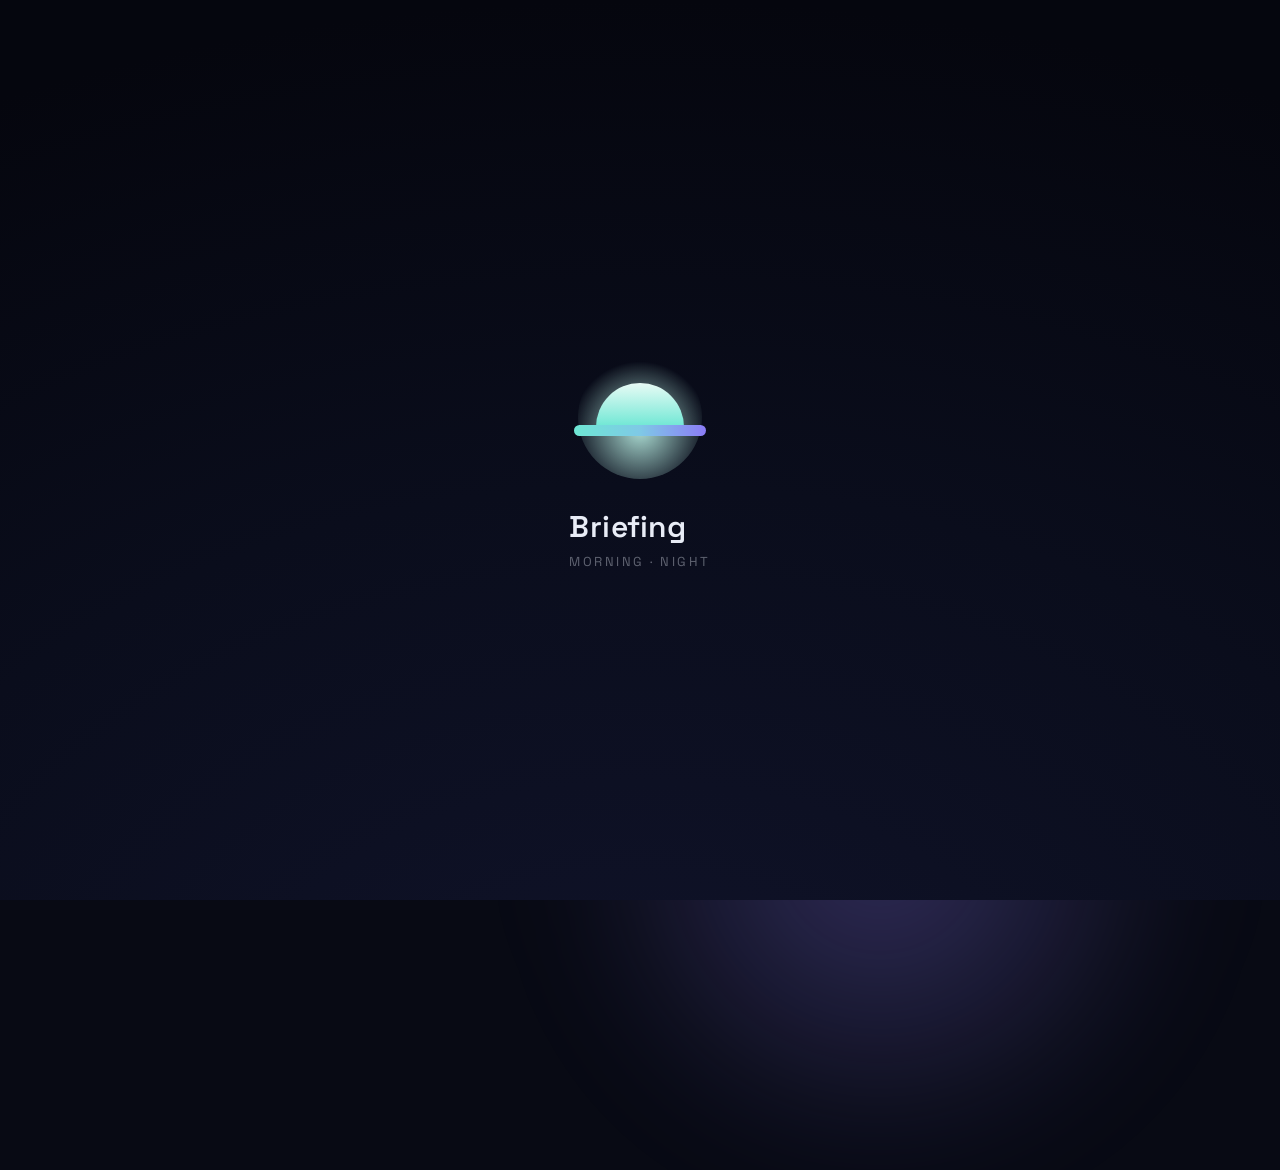
<file: index.html>
<!DOCTYPE html>
<html lang="ko">
<head>
<meta charset="utf-8">
<meta name="viewport" content="width=device-width, initial-scale=1, viewport-fit=cover">
<meta name="theme-color" content="#080a14">
<link rel="manifest" href="manifest.json">
<link rel="icon" href="icon-192.png">
<meta name="mobile-web-app-capable" content="yes">
<link rel="preconnect" href="https://fonts.gstatic.com" crossorigin>
<link href="https://fonts.googleapis.com/css2?family=Space+Grotesk:wght@300;400;500;700&display=swap" rel="stylesheet">
<link rel="stylesheet" href="app.css?v=43">
<link rel="stylesheet" href="onboard.css?v=43">
<title>Briefing</title>
</head>
<body>
<div id="oldBrowser">이 브라우저는 지원되지 않는 기능이 있어요. <b>Chrome</b>으로 열어 주세요.</div>

<div class="brief-app" id="briefApp" data-view="splash">

  <!-- 오로라 배경 -->
  <div class="aurora"><span class="a1"></span><span class="a2"></span></div>

  <!-- ============ ① 스플래시 ============ -->
  <div class="splash">
    <div class="splash-logo">
      <svg viewBox="0 0 168 150" width="168" height="150" fill="none" xmlns="http://www.w3.org/2000/svg" aria-label="Briefing 로고">
        <defs>
          <linearGradient id="sunG" x1="0" y1="0" x2="0" y2="1">
            <stop offset="0" stop-color="#e8fbf5"/>
            <stop offset="1" stop-color="#6ee7d4"/>
          </linearGradient>
          <linearGradient id="barG" x1="0" y1="0" x2="1" y2="0">
            <stop offset="0" stop-color="#6ee7d4"/>
            <stop offset=".5" stop-color="#7fc9e6"/>
            <stop offset="1" stop-color="#8b7cf6"/>
          </linearGradient>
          <radialGradient id="glowG" cx="50%" cy="60%" r="55%">
            <stop offset="0" stop-color="#bff6ea" stop-opacity=".9"/>
            <stop offset="1" stop-color="#bff6ea" stop-opacity="0"/>
          </radialGradient>
        </defs>
        <!-- 글로우 -->
        <circle class="glow" cx="84" cy="86" r="62" fill="url(#glowG)"/>
        <!-- 해 (반원) -->
        <g class="sun-wrap">
          <path class="sun" d="M40 96 a44 44 0 0 1 88 0 Z" fill="url(#sunG)"/>
        </g>
        <!-- 지평선 바 -->
        <rect class="horizon" x="18" y="94" width="132" height="11" rx="5.5" fill="url(#barG)"/>
        <!-- 아래 반사 -->
        <g class="refl-wrap">
          <rect class="refl" x="62" y="118" width="44" height="9" rx="4.5" fill="var(--ink)" opacity=".28"/>
        </g>
      </svg>
    </div>
    <div class="splash-word">Briefing<small>Morning · Night</small></div>
  </div>

  <!-- ============ ② 온보딩 ============ -->
  <div class="onboard" id="obRoot" data-step="1">
    <div class="ob-inner">

      <!-- 상단 -->
      <div class="ob-top">
        <div class="ob-brand">
          <svg class="mini" viewBox="0 0 168 150" fill="none" xmlns="http://www.w3.org/2000/svg" aria-hidden="true">
            <path d="M40 96 a44 44 0 0 1 88 0 Z" fill="url(#sunG)"/>
            <rect x="18" y="94" width="132" height="11" rx="5.5" fill="url(#barG)"/>
          </svg>
          <b>Briefing</b>
        </div>
        <div class="progress" role="progressbar" aria-valuemin="1" aria-valuemax="6" aria-valuenow="1">
          <span class="seg"></span><span class="seg"></span><span class="seg"></span>
          <span class="seg"></span><span class="seg"></span><span class="seg"></span>
        </div>
        </div>

      <!-- 슬라이드 스테이지 -->
      <div class="stage">
        <div class="track">

          <!-- ---------- 1. 환영 ---------- -->
          <section class="slide is-active" data-slide="1" aria-label="환영">
            <div class="hero-grid">
              <div>
                <div class="slide-head">
                  <div class="slide-kicker stagger" style="--i:0">Welcome</div>
                  <h1 class="slide-title stagger" style="--i:1" data-i18n="obTitle1">하루를 한 화면에.</h1>
                  <p class="slide-sub stagger" style="--i:2" data-i18n="obSub1">아침엔 오늘을, 밤엔 내일을. 시간에 따라 화면 색과 인사말이 통째로 바뀝니다. 필요한 카드만 골라 나만의 화면을 만드세요.</p>
                </div>
                <div class="feat-list">
                  <div class="feat stagger" style="--i:3">
                    <span class="ic"><svg viewBox="0 0 24 24" fill="none" stroke="currentColor" stroke-width="2" stroke-linecap="round" stroke-linejoin="round"><path d="M12 2v2M12 20v2M4.9 4.9l1.4 1.4M17.7 17.7l1.4 1.4M2 12h2M20 12h2M4.9 19.1l1.4-1.4M17.7 6.3l1.4-1.4"/><circle cx="12" cy="12" r="4"/></svg></span>
                    <span class="tx"><b>날씨</b><span>오늘의 하늘과 시간대별 예보</span></span>
                  </div>
                  <div class="feat stagger" style="--i:4">
                    <span class="ic"><svg viewBox="0 0 24 24" fill="none" stroke="currentColor" stroke-width="2" stroke-linecap="round" stroke-linejoin="round"><rect x="3" y="4" width="18" height="18" rx="3"/><path d="M3 9h18M8 2v4M16 2v4"/></svg></span>
                    <span class="tx"><b>달력</b><span>오늘 일정과 내일 준비물</span></span>
                  </div>
                  <div class="feat stagger" style="--i:5">
                    <span class="ic"><svg viewBox="0 0 24 24" fill="none" stroke="currentColor" stroke-width="2" stroke-linecap="round" stroke-linejoin="round"><path d="M9 11l3 3 8-8"/><path d="M20 12v6a2 2 0 0 1-2 2H6a2 2 0 0 1-2-2V6a2 2 0 0 1 2-2h9"/></svg></span>
                    <span class="tx"><b>할 일</b><span>오늘 해야 할 것들을 한눈에</span></span>
                  </div>
                  <div class="feat stagger" style="--i:6">
                    <span class="ic"><svg viewBox="0 0 24 24" fill="none" stroke="currentColor" stroke-width="2" stroke-linecap="round" stroke-linejoin="round"><path d="M12 3l2.2 5.6L20 9.2l-4.2 3.9L17 19l-5-3-5 3 1.2-5.9L4 9.2l5.8-.6z"/></svg></span>
                    <span class="tx"><b>운세</b><span>생일로 계산하는 오늘의 흐름</span></span>
                  </div>
                </div>
              </div>
              <div class="dual stagger" style="--i:3">
                <!-- 아침 미리보기 -->
                <div class="phone day">
                  <span class="p-au"></span>
                  <span class="p-tag">☀ 좋은 아침, 지호</span>
                  <span class="p-hi">오늘은 맑아요.<br>우산은 필요 없어요.</span>
                  <div class="p-card"><span class="p-l1"></span><span class="p-l2"></span></div>
                  <div class="p-card"><span class="p-l1" style="width:52%"></span><span class="p-l2" style="width:70%"></span></div>
                  <span class="p-big">18° / 26°</span>
                </div>
                <!-- 밤 미리보기 -->
                <div class="phone night">
                  <span class="p-au"></span>
                  <span class="p-tag">☾ 잘 준비해요</span>
                  <span class="p-hi">내일 준비물<br>3개 챙겼나요?</span>
                  <div class="p-card"><span class="p-l1"></span><span class="p-l2"></span></div>
                  <div class="p-card"><span class="p-l1" style="width:60%"></span><span class="p-l2" style="width:44%"></span></div>
                  <span class="p-big">취침까지 42분</span>
                </div>
              </div>
            </div>
          </section>

          <!-- ---------- 2. 이름 ---------- -->
          <section class="slide" data-slide="2" aria-label="이름">
            <div class="slide-head">
              <div class="slide-kicker stagger" style="--i:0">01 · 이름</div>
              <h1 class="slide-title stagger" style="--i:1" data-i18n="obTitle2">어떻게 불러 드릴까요?</h1>
              <p class="slide-sub stagger" style="--i:2" data-i18n="obSub2">인사말에 쓰입니다. 지금 건너뛰어도 나중에 설정에서 바꿀 수 있어요.</p>
            </div>
            <div class="form-col">
              <div class="field stagger" style="--i:3">
                <label for="ob-name"data-i18n="obNameLabel">이름 <span class="optional">(선택)</span></label>
                <input class="input" id="ob-name" type="text" placeholder="예: 지호" autocomplete="off">
              </div>
            </div>
          </section>

          <!-- ---------- 3. 생년월일 ---------- -->
          <section class="slide" data-slide="3" aria-label="생년월일">
            <div class="slide-head">
              <div class="slide-kicker stagger" style="--i:0">02 · 생일</div>
              <h1 class="slide-title stagger" style="--i:1" data-i18n="obTitle3">언제 태어났나요?</h1>
              <p class="slide-sub stagger" data-i18n="obSub3" style="--i:2">오늘의 운세를 계산하는 데 쓰여요.</p>
            </div>
            <div class="form-col">
              <div class="field stagger" style="--i:3">
                <label for="ob-birth">생년월일</label>
                <input class="input" id="ob-birth" type="date" value="2011-09-05">
              </div>
              <div class="field stagger" style="--i:4">
                <label for="ob-time">태어난 시각 <span class="optional">(선택)</span></label>
                <input class="input" id="ob-time" type="time">
              </div>
              <div class="hint stagger" style="--i:5">
                <svg viewBox="0 0 24 24" fill="none" stroke="currentColor" stroke-width="2" stroke-linecap="round" stroke-linejoin="round"><rect x="4" y="10" width="16" height="11" rx="2"/><path d="M8 10V7a4 4 0 0 1 8 0v3"/></svg>
                <span>운세 계산에만 쓰이고, 이 기기 안에만 저장됩니다. 서버로 전송되지 않아요.</span>
              </div>
            </div>
          </section>

          <!-- ---------- 4. 지역 ---------- -->
          <section class="slide" data-slide="4" aria-label="지역">
            <div class="slide-head">
              <div class="slide-kicker stagger" style="--i:0">03 · 지역</div>
              <h1 class="slide-title stagger" style="--i:1" data-i18n="obTitle4">어디의 날씨를 볼까요?</h1>
              <p class="slide-sub stagger" style="--i:2">도시를 검색하거나 현재 위치로 자동 설정할 수 있어요.</p>
            </div>
            <div class="form-col">
              <div class="field stagger" style="--i:3">
                <div class="search-wrap">
                  <svg class="s-ic" viewBox="0 0 24 24" fill="none" stroke="currentColor" stroke-width="2" stroke-linecap="round"><circle cx="11" cy="11" r="7"/><path d="M20 20l-3.2-3.2"/></svg>
                  <input class="input" id="obGeoQ" type="text" placeholder="도시나 동네 이름 검색" autocomplete="off">
                </div>
              </div>
              <div class="result-list stagger" id="obGeoRes" style="--i:4"></div>
              <button class="locate stagger" id="obGeoBtn" style="--i:5" type="button">
                <svg viewBox="0 0 24 24" fill="none" stroke="currentColor" stroke-width="2" stroke-linecap="round" stroke-linejoin="round"><circle cx="12" cy="12" r="3"/><path d="M12 2v3M12 19v3M2 12h3M19 12h3"/></svg>
                현재 위치로 맞추기
              </button>
            </div>
          </section>

          <!-- ---------- 5. 카드 고르기 ---------- -->
          <section class="slide" data-slide="5" aria-label="카드 고르기">
            <div class="slide-head">
              <div class="slide-kicker stagger" style="--i:0">04 · 카드</div>
              <h1 class="slide-title stagger" style="--i:1" data-i18n="obTitle5">어떤 카드를 볼까요?</h1>
              <p class="slide-sub stagger" style="--i:2">언제든 설정에서 켜고 끌 수 있어요. <span class="pick-count">현재 <b class="cnt" id="obCnt">0</b>개 선택</span></p>
            </div>
            <div class="card-grid" id="obCards"></div>
          </section>

          <!-- ---------- 6. 기기 연결 ---------- -->
          <section class="slide" data-slide="6" aria-label="기기 연결">
            <div class="slide-head">
              <div class="slide-kicker stagger" style="--i:0">05 · 연결</div>
              <h1 class="slide-title stagger" style="--i:1" id="lkTitle">다른 기기와 연결할까요?</h1>
              <p class="slide-sub stagger" style="--i:2" id="lkSub">일정과 할 일이 두 기기에서 똑같이 보여요. 지금 건너뛰어도 나중에 설정에서 할 수 있어요.</p>
            </div>

            <!-- 연결 방식 선택 -->
            <div class="lk-pick stagger" style="--i:3" id="lkPick">
              <button class="lk-mode" data-mode="host" type="button">
                <span class="m-ic"><svg viewBox="0 0 24 24" fill="none" stroke="currentColor" stroke-width="2" stroke-linecap="round" stroke-linejoin="round"><rect x="3" y="3" width="7" height="7" rx="1"/><rect x="14" y="3" width="7" height="7" rx="1"/><rect x="3" y="14" width="7" height="7" rx="1"/><path d="M14 14h3v3M20 20v.01M17 20v.01M20 17v.01"/></svg></span>
                <span class="m-tx"><b id="lkHostT">이 기기에서 코드 만들기</b><span id="lkHostS">다른 기기에서 스캔하거나 입력</span></span>
              </button>
              <button class="lk-mode" data-mode="guest" type="button">
                <span class="m-ic"><svg viewBox="0 0 24 24" fill="none" stroke="currentColor" stroke-width="2" stroke-linecap="round" stroke-linejoin="round"><path d="M4 7h16M4 12h16M4 17h10"/></svg></span>
                <span class="m-tx"><b id="lkGuestT">받은 코드 입력하기</b><span id="lkGuestS">다른 기기에서 만든 코드를 넣어요</span></span>
              </button>
            </div>

            <!-- 코드 만들기 -->
            <div class="lk-panel" id="lkHost" hidden>
              <div class="lk-qrbox">
                <div class="qr" id="obQR"><span class="qr-note" id="obQRNote">만드는 중…</span></div>
                <div class="lk-code-big" id="obCodeBig">······</div>
              </div>
              <ol class="lk-steps" id="lkSteps"></ol>
              <button class="lk-copy" id="lkCopy" type="button">연결 링크 복사</button>
            </div>

            <!-- 코드 입력 -->
            <div class="lk-panel" id="lkGuest" hidden>
              <div class="code-in" id="obCode">
                <input maxlength="1" inputmode="text" autocapitalize="characters" aria-label="코드 1">
                <input maxlength="1" inputmode="text" autocapitalize="characters" aria-label="코드 2">
                <input maxlength="1" inputmode="text" autocapitalize="characters" aria-label="코드 3">
                <input maxlength="1" inputmode="text" autocapitalize="characters" aria-label="코드 4">
                <input maxlength="1" inputmode="text" autocapitalize="characters" aria-label="코드 5">
                <input maxlength="1" inputmode="text" autocapitalize="characters" aria-label="코드 6">
              </div>
              <p class="lk-msg" id="lkMsg"></p>
              <ol class="lk-steps" id="lkSteps2"></ol>
            </div>
          </section>

        </div>
      </div>

      <!-- 하단 -->
      <div class="ob-foot">
        <button class="btn btn-ghost" type="button" data-action="prev" disabled>
          <svg viewBox="0 0 24 24" fill="none" stroke="currentColor" stroke-width="2" stroke-linecap="round" stroke-linejoin="round"><path d="M15 6l-6 6 6 6"/></svg>
          이전
        </button>
        <div class="ob-dots" aria-hidden="true"></div>
        <button class="btn btn-primary" type="button" data-action="next">
          <span class="next-label">다음</span>
          <svg class="next-ic" viewBox="0 0 24 24" fill="none" stroke="currentColor" stroke-width="2" stroke-linecap="round" stroke-linejoin="round"><path d="M9 6l6 6-6 6"/></svg>
        </button>
      </div>

    </div>
  </div>

</div>

<div id="welcome" hidden>
  <div class="wc-inner">
    <div class="wc-mark"><i></i></div>
    <div class="wc-hi" id="wcHi">준비됐어요</div>
    <div class="wc-name" id="wcName"></div>
    <div class="wc-sub" id="wcSub"></div>
    <div class="wc-bar"><i></i></div>
  </div>
</div>

<div id="root">
  <div id="stage">
    <div class="blob" id="b1"></div><div class="blob" id="b2"></div>

    <header>
      <div class="brandwrap">
        <span class="dot"></span>
        <span class="brand" id="brandLabel">MORNING</span>
        <span class="greet" id="greeting"></span>
      </div>
      <div class="hactions">
        <span class="pill acc" id="countdown"></span>
        <button class="pill" id="refreshBtn" title="새로고침">↻</button>
        <button class="pill" id="allBtn" hidden>전체 보기</button>
        <button class="pill" id="modeBtn"></button>
        <button class="pill" id="setBtn">설정</button>
      </div>
    </header>

    <main id="grid"></main>
  </div>
</div>

<!-- ─────────── 온보딩 ─────────── -->
<div class="modal" id="joinAuto"></div>

<!-- ─────────── 설정 ─────────── -->
<div class="modal" id="settings">
  <div class="mbox set">
    <aside class="setnav">
      <div class="sethead">설정</div>
      <button class="on" data-tab="general">일반</button>
      <button data-tab="cards">카드 구성</button>
      <button data-tab="detail">카드 설정</button>
      <button data-tab="schedule">시간</button>
      <button data-tab="notify">알림</button>
      <button data-tab="link">기기 연결</button>
      <button data-tab="data">데이터</button>
      <button data-tab="help">도움말</button>
      <div class="setfoot"><span id="buildTag"></span></div>
    </aside>
    <section class="setbody" id="setBody"></section>
    <button class="mclose" id="setClose">×</button>
  </div>
</div>

<!-- ─────────── 일정 편집 ─────────── -->
<div class="modal" id="evEdit">
  <div class="mbox ev">
    <div class="mtitle"><span id="evTitle">일정 추가</span><button class="mclose sm" id="evClose">×</button></div>
    <div id="evBody"></div>
    <div class="mfoot">
      <button class="btn danger" id="evDelete" hidden>삭제</button>
      <span style="flex:1"></span>
      <button class="btn ghost" id="evCancel">취소</button>
      <button class="btn primary" id="evSave">저장</button>
    </div>
  </div>
</div>

<script src="app.js?v=43"></script>
</body>
</html>
</file>
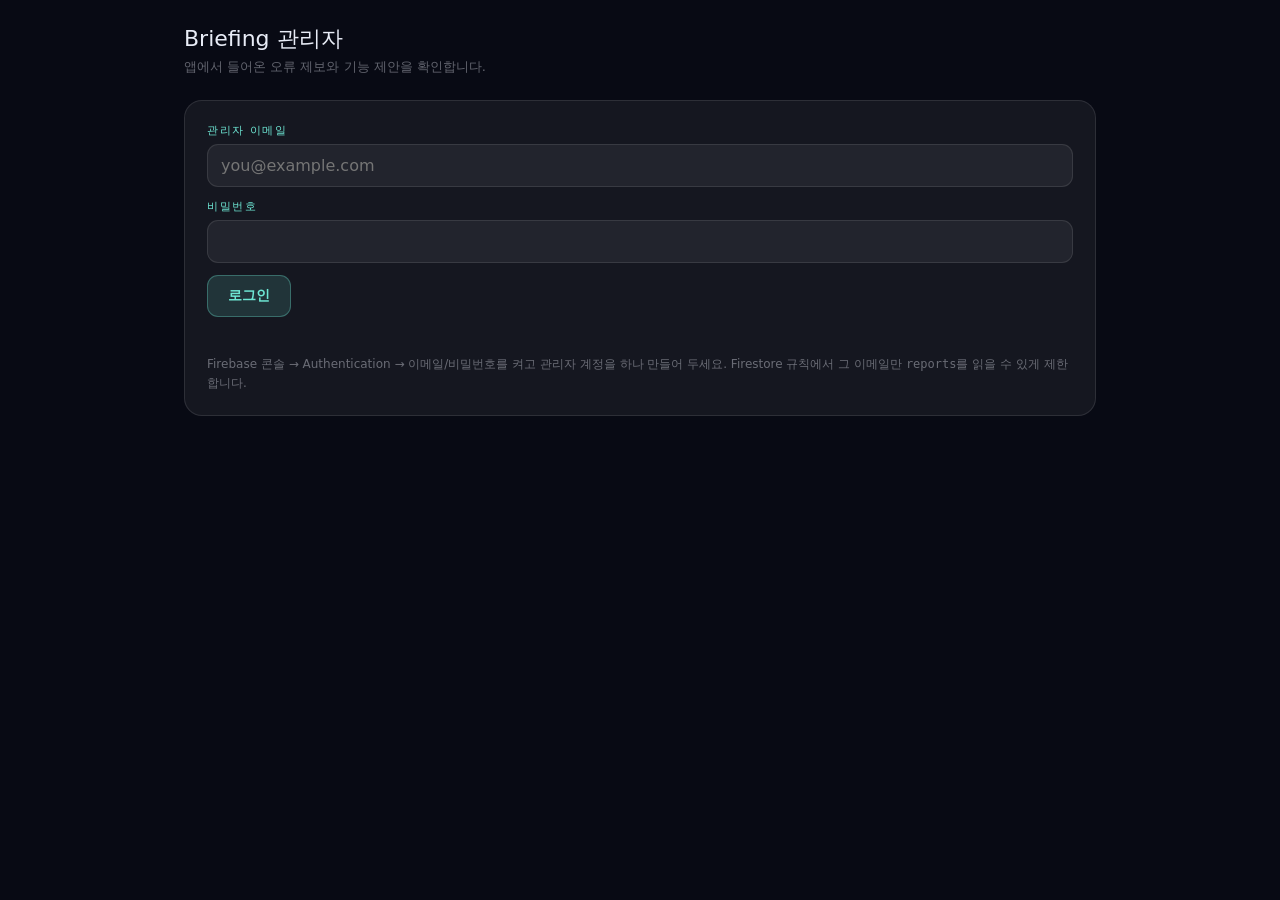
<file: admin.html>
<!DOCTYPE html>
<html lang="ko">
<head>
<meta charset="utf-8">
<meta name="viewport" content="width=device-width, initial-scale=1">
<meta name="robots" content="noindex, nofollow">
<title>Briefing 관리자</title>
<style>
:root{
  --bg:#080a14; --card:rgba(255,255,255,.055); --bd:rgba(255,255,255,.1);
  --tx:#e8ecf6; --tx2:rgba(232,236,246,.62); --tx3:rgba(232,236,246,.4);
  --acc:#6ee7d4; --accSoft:rgba(110,231,212,.14); --accBd:rgba(110,231,212,.32);
  --violet:#8b7cf6; --rose:#f2748c; --amber:#f2b544;
}
*{box-sizing:border-box;margin:0;padding:0}
body{background:var(--bg);color:var(--tx);
  font-family:'Space Grotesk',"Apple SD Gothic Neo","Noto Sans KR",system-ui,sans-serif;
  -webkit-font-smoothing:antialiased;padding:24px;max-width:960px;margin:0 auto}
h1{font-size:22px;font-weight:500;margin-bottom:4px}
.sub{font-size:13px;color:var(--tx3);margin-bottom:24px}
input,button,select,textarea{font:inherit;color:inherit}
button{cursor:pointer}
.box{background:var(--card);border:1px solid var(--bd);border-radius:18px;padding:22px;margin-bottom:16px}
label{display:block;font-size:11px;letter-spacing:.14em;color:var(--acc);margin-bottom:6px}
input[type=email],input[type=password]{width:100%;padding:11px 13px;border-radius:11px;
  border:1px solid var(--bd);background:rgba(255,255,255,.06);margin-bottom:12px}
.btn{padding:11px 20px;border-radius:11px;border:1px solid var(--bd);background:rgba(255,255,255,.06);font-size:14px}
.btn.primary{background:var(--accSoft);border-color:var(--accBd);color:var(--acc);font-weight:600}
.btn.sm{padding:6px 12px;font-size:12px;border-radius:9px}
.msg{font-size:13px;color:var(--tx3);margin-top:10px;min-height:18px}
.msg.err{color:var(--rose)}
.bar{display:flex;align-items:center;gap:9px;flex-wrap:wrap;margin-bottom:16px}
.tab{padding:7px 14px;border-radius:999px;border:1px solid var(--bd);background:transparent;font-size:12.5px;color:var(--tx3)}
.tab.on{background:var(--accSoft);border-color:var(--accBd);color:var(--acc);font-weight:600}
.count{margin-left:auto;font-size:12px;color:var(--tx3)}
.rep{border:1px solid var(--bd);border-radius:14px;padding:16px 18px;margin-bottom:10px;background:var(--card)}
.rep.done{opacity:.5}
.rhead{display:flex;align-items:center;gap:9px;margin-bottom:9px;flex-wrap:wrap}
.kind{font-size:11px;padding:3px 10px;border-radius:999px;font-weight:600}
.kind.bug{background:rgba(242,116,140,.15);color:var(--rose)}
.kind.idea{background:rgba(139,124,246,.16);color:#c3b9ff}
.kind.etc{background:rgba(242,181,68,.15);color:var(--amber)}
.when{font-size:11.5px;color:var(--tx3)}
.rhead .btn{margin-left:auto}
.rtext{font-size:14.5px;line-height:1.65;white-space:pre-wrap;word-break:break-word}
.from{margin-top:10px;font-size:12.5px;color:var(--acc)}
details{margin-top:10px}
summary{font-size:11.5px;color:var(--tx3);cursor:pointer}
pre{margin-top:8px;font-size:11px;color:var(--tx3);white-space:pre-wrap;word-break:break-all;
  background:rgba(0,0,0,.25);padding:10px;border-radius:9px;line-height:1.6}
.empty{padding:30px 0;text-align:center;color:var(--tx3);font-size:14px}
.hint{font-size:12px;color:var(--tx3);line-height:1.6;margin-top:10px}
</style>
</head>
<body>

<h1>Briefing 관리자</h1>
<p class="sub">앱에서 들어온 오류 제보와 기능 제안을 확인합니다.</p>

<div class="box" id="loginBox">
  <label>관리자 이메일</label>
  <input type="email" id="em" autocomplete="username" placeholder="you@example.com">
  <label>비밀번호</label>
  <input type="password" id="pw" autocomplete="current-password">
  <button class="btn primary" id="loginBtn">로그인</button>
  <div class="msg" id="loginMsg"></div>
  <p class="hint">Firebase 콘솔 → Authentication → 이메일/비밀번호를 켜고 관리자 계정을 하나 만들어 두세요.
    Firestore 규칙에서 그 이메일만 <code>reports</code>를 읽을 수 있게 제한합니다.</p>
</div>

<div id="app" hidden>
  <div class="bar">
    <button class="tab on" data-f="open">처리 전</button>
    <button class="tab" data-f="all">전체</button>
    <button class="tab" data-f="bug">오류</button>
    <button class="tab" data-f="idea">제안</button>
    <button class="btn sm" id="reload">새로고침</button>
    <span class="count" id="count"></span>
  </div>
  <div id="list"></div>
</div>

<script>
const CFG = { project:'morning-public', apiKey:'AIzaSyCJP05vT5vuWeNaoy-AQrYx8kLzkx0JjOE' };
let token = '', filter = 'open', rows = [];

const $ = id => document.getElementById(id);
const esc = s => String(s == null ? '' : s).replace(/[&<>"]/g, c => ({'&':'&amp;','<':'&lt;','>':'&gt;','"':'&quot;'}[c]));
const fsUrl = p => `https://firestore.googleapis.com/v1/projects/${CFG.project}/databases/(default)/documents/${p}?key=${CFG.apiKey}`;

async function login(){
  const email = $('em').value.trim(), password = $('pw').value;
  if(!email || !password){ $('loginMsg').textContent = '이메일과 비밀번호를 넣어 주세요.'; return; }
  $('loginMsg').textContent = '로그인 중…'; $('loginMsg').className = 'msg';
  try{
    const r = await fetch(`https://identitytoolkit.googleapis.com/v1/accounts:signInWithPassword?key=${CFG.apiKey}`,
      { method:'POST', headers:{'Content-Type':'application/json'},
        body: JSON.stringify({ email, password, returnSecureToken:true }) });
    if(!r.ok) throw new Error('이메일 또는 비밀번호가 맞지 않습니다');
    const j = await r.json();
    token = j.idToken;
    sessionStorage.setItem('bfAdmin', token);
    $('loginBox').hidden = true; $('app').hidden = false;
    load();
  }catch(e){ $('loginMsg').textContent = e.message; $('loginMsg').className = 'msg err'; }
}

function val(f, k, d){
  if(!f || !f[k]) return d;
  const v = f[k];
  return v.stringValue !== undefined ? v.stringValue
       : v.integerValue !== undefined ? +v.integerValue
       : v.booleanValue !== undefined ? v.booleanValue : d;
}

async function load(){
  $('list').innerHTML = '<div class="empty">불러오는 중…</div>';
  try{
    const r = await fetch(fsUrl('reports') + '&pageSize=300',
      { headers:{ 'Authorization':'Bearer ' + token } });
    if(!r.ok) throw new Error('읽을 권한이 없습니다. Firestore 규칙을 확인하세요.');
    const j = await r.json();
    rows = (j.documents || []).map(d => ({
      path: d.name.split('/documents/')[1],
      kind: val(d.fields,'kind','etc'),
      text: val(d.fields,'text',''),
      from: val(d.fields,'from',''),
      diag: val(d.fields,'diag',''),
      at:   val(d.fields,'at',0),
      done: val(d.fields,'done',false)
    })).sort((a,b) => b.at - a.at);
    render();
  }catch(e){ $('list').innerHTML = `<div class="empty">${esc(e.message)}</div>`; }
}

function render(){
  const list = rows.filter(r =>
    filter === 'all' ? true :
    filter === 'open' ? !r.done :
    r.kind === filter);
  $('count').textContent = `${list.length}건 / 전체 ${rows.length}건`;
  const KIND = { bug:'오류', idea:'제안', etc:'문의' };
  $('list').innerHTML = list.length ? list.map(r => {
    const d = new Date(r.at);
    const when = `${d.getFullYear()}.${String(d.getMonth()+1).padStart(2,'0')}.${String(d.getDate()).padStart(2,'0')} ${String(d.getHours()).padStart(2,'0')}:${String(d.getMinutes()).padStart(2,'0')}`;
    return `<div class="rep ${r.done?'done':''}">
      <div class="rhead">
        <span class="kind ${r.kind}">${KIND[r.kind] || '문의'}</span>
        <span class="when">${when}</span>
        <button class="btn sm" data-done="${esc(r.path)}" data-v="${r.done?'0':'1'}">${r.done?'되돌리기':'처리 완료'}</button>
      </div>
      <div class="rtext">${esc(r.text)}</div>
      ${r.from ? `<div class="from">답장: ${esc(r.from)}</div>` : ''}
      ${r.diag ? `<details><summary>기기 정보</summary><pre>${esc(r.diag)}</pre></details>` : ''}
    </div>`;
  }).join('') : '<div class="empty">해당하는 제보가 없습니다.</div>';
}

$('list').addEventListener('click', async e => {
  const b = e.target.closest('[data-done]'); if(!b) return;
  const path = b.dataset.done, v = b.dataset.v === '1';
  b.disabled = true;
  try{
    await fetch(fsUrl(path) + '&updateMask.fieldPaths=done',
      { method:'PATCH', headers:{ 'Authorization':'Bearer ' + token, 'Content-Type':'application/json' },
        body: JSON.stringify({ fields:{ done:{ booleanValue:v } } }) });
    const row = rows.find(r => r.path === path); if(row) row.done = v;
    render();
  }catch(err){ b.disabled = false; }
});

document.querySelector('.bar').addEventListener('click', e => {
  const t = e.target.closest('[data-f]'); if(!t) return;
  filter = t.dataset.f;
  document.querySelectorAll('.tab').forEach(x => x.classList.toggle('on', x === t));
  render();
});
$('reload').onclick = load;
$('loginBtn').onclick = login;
$('pw').addEventListener('keydown', e => { if(e.key === 'Enter') login(); });

const saved = sessionStorage.getItem('bfAdmin');
if(saved){ token = saved; $('loginBox').hidden = true; $('app').hidden = false; load(); }
</script>
</body>
</html>
</file>
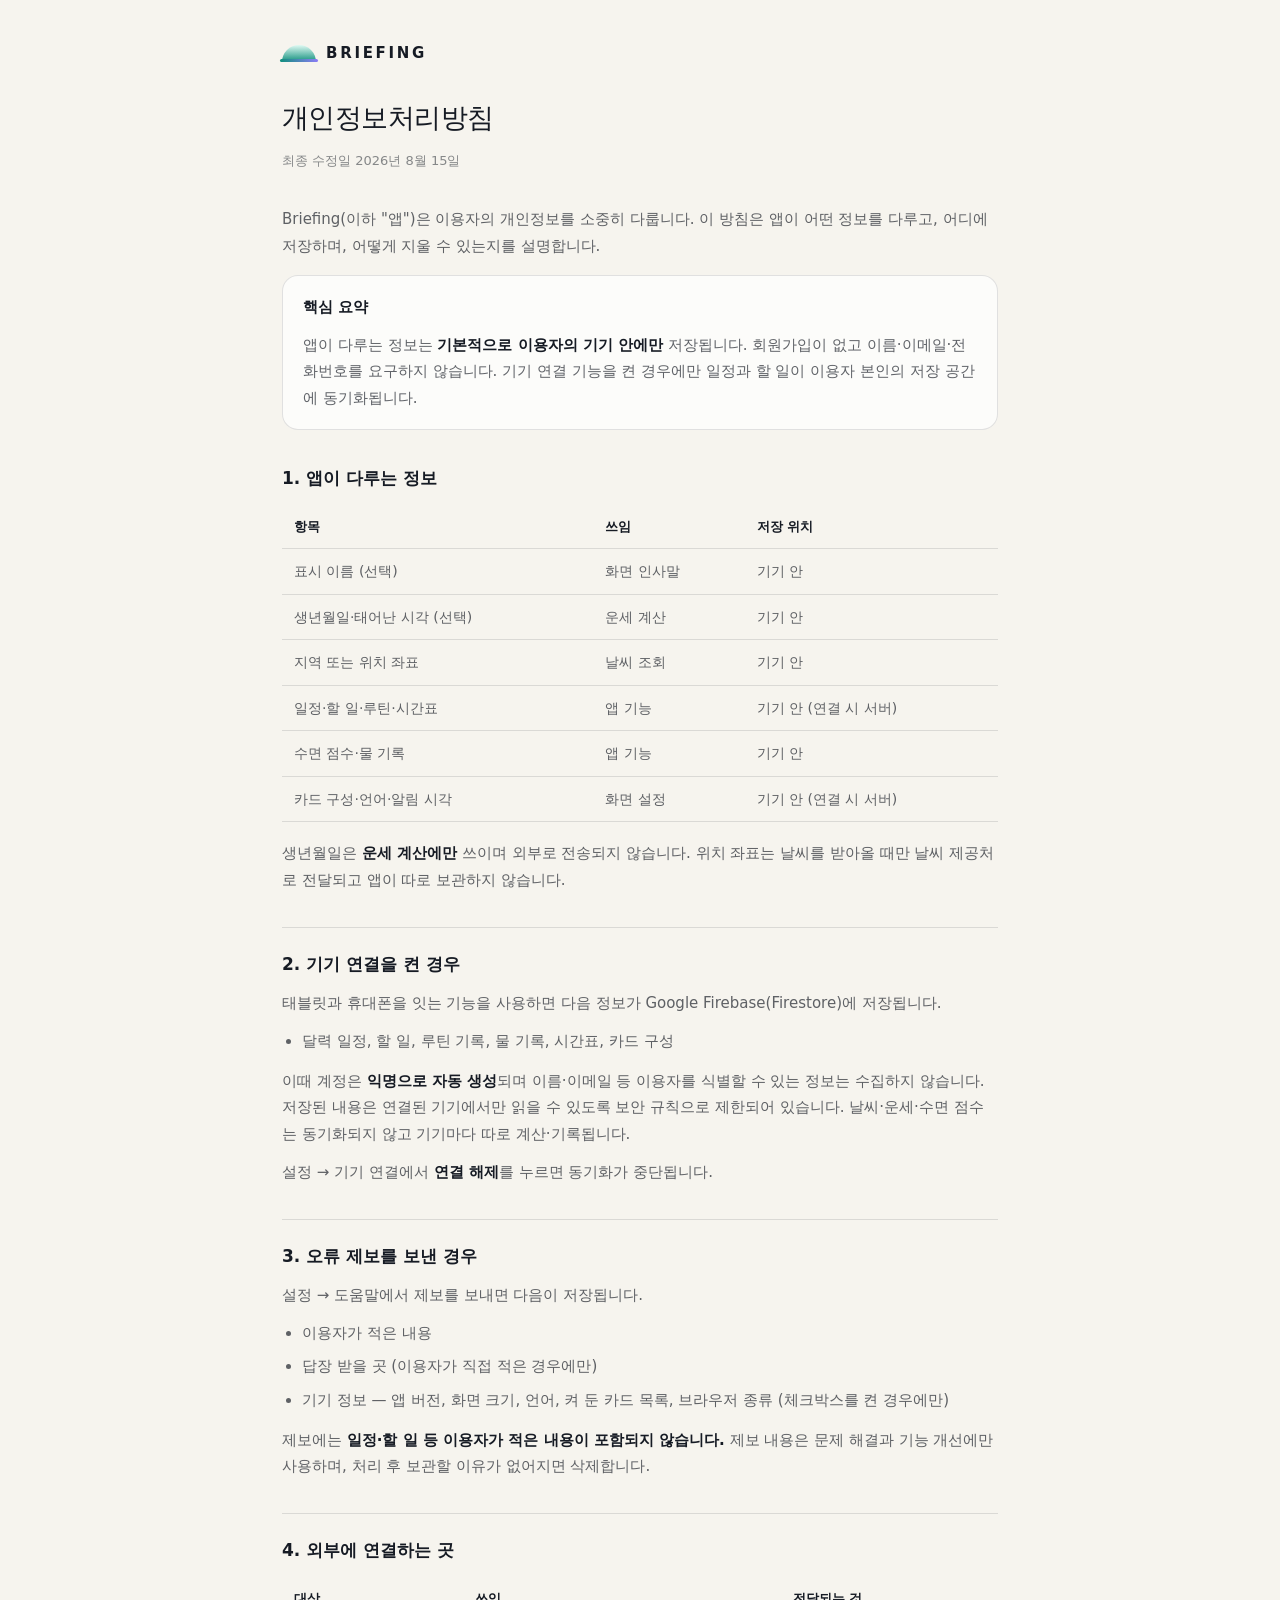
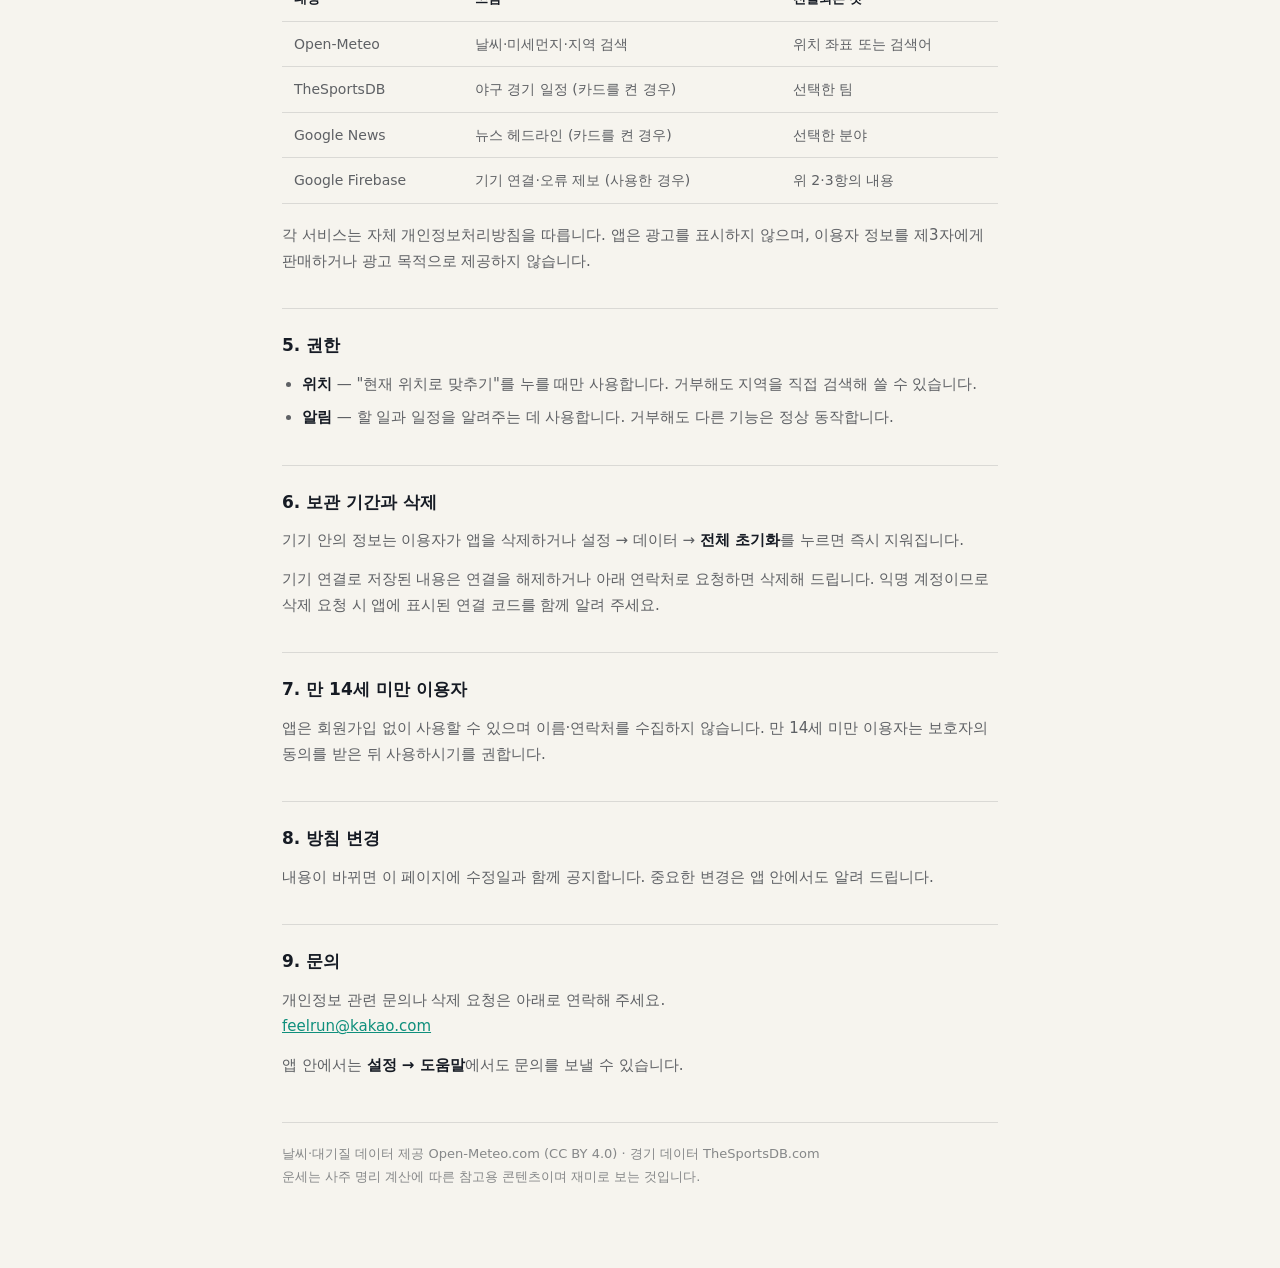
<file: privacy.html>
<!DOCTYPE html>
<html lang="ko">
<head>
<meta charset="utf-8">
<meta name="viewport" content="width=device-width, initial-scale=1">
<title>Briefing 개인정보처리방침</title>
<style>
:root{
  --bg:#f6f4ee; --tx:#161b24; --tx2:rgba(22,27,36,.68); --tx3:rgba(22,27,36,.5);
  --acc:#0f8f7c; --bd:rgba(22,27,36,.12); --card:rgba(255,255,255,.7);
}
@media (prefers-color-scheme: dark){
  :root{ --bg:#080a14; --tx:#e8ecf6; --tx2:rgba(232,236,246,.62); --tx3:rgba(232,236,246,.4);
         --acc:#6ee7d4; --bd:rgba(255,255,255,.12); --card:rgba(255,255,255,.05); }
}
*{box-sizing:border-box;margin:0;padding:0}
body{background:var(--bg);color:var(--tx);
  font-family:'Space Grotesk',"Apple SD Gothic Neo","Noto Sans KR",system-ui,sans-serif;
  -webkit-font-smoothing:antialiased;line-height:1.75;
  max-width:760px;margin:0 auto;padding:40px 22px 80px}
.brand{display:flex;align-items:center;gap:10px;margin-bottom:28px}
.mark{width:34px;height:18px;position:relative}
.mark i{position:absolute;bottom:0;left:0;width:34px;height:17px;border-radius:34px 34px 0 0;
  background:linear-gradient(180deg,#e0faf3,var(--acc))}
.mark b{position:absolute;bottom:0;left:-2px;width:38px;height:3px;border-radius:3px;
  background:linear-gradient(90deg,var(--acc),#8b7cf6)}
.brand span{font-size:15px;letter-spacing:.18em;font-weight:600}
h1{font-size:27px;font-weight:500;letter-spacing:-.02em;margin-bottom:8px}
.upd{font-size:13px;color:var(--tx3);margin-bottom:34px}
h2{font-size:17px;font-weight:600;margin:34px 0 10px;padding-top:22px;border-top:1px solid var(--bd)}
h2:first-of-type{border-top:none;padding-top:0}
p{font-size:15px;color:var(--tx2);margin-bottom:12px}
ul{margin:0 0 14px 20px}
li{font-size:15px;color:var(--tx2);margin-bottom:7px}
b,strong{color:var(--tx);font-weight:600}
table{width:100%;border-collapse:collapse;margin:12px 0 18px;font-size:14px}
th,td{text-align:left;padding:10px 12px;border-bottom:1px solid var(--bd);color:var(--tx2)}
th{color:var(--tx);font-weight:600;font-size:13px}
.card{background:var(--card);border:1px solid var(--bd);border-radius:16px;padding:18px 20px;margin:16px 0}
.card p:last-child{margin-bottom:0}
a{color:var(--acc)}
.foot{margin-top:44px;padding-top:20px;border-top:1px solid var(--bd);font-size:13px;color:var(--tx3)}
</style>
</head>
<body>

<div class="brand"><span class="mark"><i></i><b></b></span><span>BRIEFING</span></div>

<h1>개인정보처리방침</h1>
<p class="upd">최종 수정일 2026년 8월 15일</p>

<p>Briefing(이하 "앱")은 이용자의 개인정보를 소중히 다룹니다.
이 방침은 앱이 어떤 정보를 다루고, 어디에 저장하며, 어떻게 지울 수 있는지를 설명합니다.</p>

<div class="card">
  <p><b>핵심 요약</b></p>
  <p>앱이 다루는 정보는 <b>기본적으로 이용자의 기기 안에만</b> 저장됩니다.
  회원가입이 없고 이름·이메일·전화번호를 요구하지 않습니다.
  기기 연결 기능을 켠 경우에만 일정과 할 일이 이용자 본인의 저장 공간에 동기화됩니다.</p>
</div>

<h2>1. 앱이 다루는 정보</h2>
<table>
  <tr><th>항목</th><th>쓰임</th><th>저장 위치</th></tr>
  <tr><td>표시 이름 (선택)</td><td>화면 인사말</td><td>기기 안</td></tr>
  <tr><td>생년월일·태어난 시각 (선택)</td><td>운세 계산</td><td>기기 안</td></tr>
  <tr><td>지역 또는 위치 좌표</td><td>날씨 조회</td><td>기기 안</td></tr>
  <tr><td>일정·할 일·루틴·시간표</td><td>앱 기능</td><td>기기 안 (연결 시 서버)</td></tr>
  <tr><td>수면 점수·물 기록</td><td>앱 기능</td><td>기기 안</td></tr>
  <tr><td>카드 구성·언어·알림 시각</td><td>화면 설정</td><td>기기 안 (연결 시 서버)</td></tr>
</table>
<p>생년월일은 <b>운세 계산에만</b> 쓰이며 외부로 전송되지 않습니다.
위치 좌표는 날씨를 받아올 때만 날씨 제공처로 전달되고 앱이 따로 보관하지 않습니다.</p>

<h2>2. 기기 연결을 켠 경우</h2>
<p>태블릿과 휴대폰을 잇는 기능을 사용하면 다음 정보가 Google Firebase(Firestore)에 저장됩니다.</p>
<ul>
  <li>달력 일정, 할 일, 루틴 기록, 물 기록, 시간표, 카드 구성</li>
</ul>
<p>이때 계정은 <b>익명으로 자동 생성</b>되며 이름·이메일 등 이용자를 식별할 수 있는 정보는 수집하지 않습니다.
저장된 내용은 연결된 기기에서만 읽을 수 있도록 보안 규칙으로 제한되어 있습니다.
날씨·운세·수면 점수는 동기화되지 않고 기기마다 따로 계산·기록됩니다.</p>
<p>설정 → 기기 연결에서 <b>연결 해제</b>를 누르면 동기화가 중단됩니다.</p>

<h2>3. 오류 제보를 보낸 경우</h2>
<p>설정 → 도움말에서 제보를 보내면 다음이 저장됩니다.</p>
<ul>
  <li>이용자가 적은 내용</li>
  <li>답장 받을 곳 (이용자가 직접 적은 경우에만)</li>
  <li>기기 정보 — 앱 버전, 화면 크기, 언어, 켜 둔 카드 목록, 브라우저 종류 (체크박스를 켠 경우에만)</li>
</ul>
<p>제보에는 <b>일정·할 일 등 이용자가 적은 내용이 포함되지 않습니다.</b>
제보 내용은 문제 해결과 기능 개선에만 사용하며, 처리 후 보관할 이유가 없어지면 삭제합니다.</p>

<h2>4. 외부에 연결하는 곳</h2>
<table>
  <tr><th>대상</th><th>쓰임</th><th>전달되는 것</th></tr>
  <tr><td>Open-Meteo</td><td>날씨·미세먼지·지역 검색</td><td>위치 좌표 또는 검색어</td></tr>
  <tr><td>TheSportsDB</td><td>야구 경기 일정 (카드를 켠 경우)</td><td>선택한 팀</td></tr>
  <tr><td>Google News</td><td>뉴스 헤드라인 (카드를 켠 경우)</td><td>선택한 분야</td></tr>
  <tr><td>Google Firebase</td><td>기기 연결·오류 제보 (사용한 경우)</td><td>위 2·3항의 내용</td></tr>
</table>
<p>각 서비스는 자체 개인정보처리방침을 따릅니다. 앱은 광고를 표시하지 않으며,
이용자 정보를 제3자에게 판매하거나 광고 목적으로 제공하지 않습니다.</p>

<h2>5. 권한</h2>
<ul>
  <li><b>위치</b> — "현재 위치로 맞추기"를 누를 때만 사용합니다. 거부해도 지역을 직접 검색해 쓸 수 있습니다.</li>
  <li><b>알림</b> — 할 일과 일정을 알려주는 데 사용합니다. 거부해도 다른 기능은 정상 동작합니다.</li>
</ul>

<h2>6. 보관 기간과 삭제</h2>
<p>기기 안의 정보는 이용자가 앱을 삭제하거나 설정 → 데이터 → <b>전체 초기화</b>를 누르면 즉시 지워집니다.</p>
<p>기기 연결로 저장된 내용은 연결을 해제하거나 아래 연락처로 요청하면 삭제해 드립니다.
익명 계정이므로 삭제 요청 시 앱에 표시된 연결 코드를 함께 알려 주세요.</p>

<h2>7. 만 14세 미만 이용자</h2>
<p>앱은 회원가입 없이 사용할 수 있으며 이름·연락처를 수집하지 않습니다.
만 14세 미만 이용자는 보호자의 동의를 받은 뒤 사용하시기를 권합니다.</p>

<h2>8. 방침 변경</h2>
<p>내용이 바뀌면 이 페이지에 수정일과 함께 공지합니다.
중요한 변경은 앱 안에서도 알려 드립니다.</p>

<h2>9. 문의</h2>
<p>개인정보 관련 문의나 삭제 요청은 아래로 연락해 주세요.<br>
<a href="mailto:feelrun@kakao.com">feelrun@kakao.com</a></p>
<p>앱 안에서는 <b>설정 → 도움말</b>에서도 문의를 보낼 수 있습니다.</p>

<div class="foot">
  날씨·대기질 데이터 제공 Open-Meteo.com (CC BY 4.0) · 경기 데이터 TheSportsDB.com<br>
  운세는 사주 명리 계산에 따른 참고용 콘텐츠이며 재미로 보는 것입니다.
</div>

</body>
</html>
</file>
<file: app.css>
/* ── 기본 테마(밤): JS가 늦거나 실패해도 화면이 보이도록 정적 선언 ── */
:root{
  --bg:#080a14; --tx:#e8ecf6; --tx2:rgba(232,236,246,.62); --tx3:rgba(232,236,246,.4);
  --card:rgba(255,255,255,.055); --cardSoft:rgba(255,255,255,.04);
  --cardAcc:linear-gradient(155deg,rgba(110,231,212,.13),rgba(255,255,255,.04));
  --bd:rgba(255,255,255,.1); --bd2:rgba(255,255,255,.16); --chip:rgba(255,255,255,.06);
  --acc:#6ee7d4; --accSoft:rgba(110,231,212,.14); --accBd:rgba(110,231,212,.32);
  --track:rgba(255,255,255,.08); --barIdle:rgba(255,255,255,.34);
  --barFill:linear-gradient(90deg,#6ee7d4,#8b7cf6);
  --violet:linear-gradient(155deg,rgba(139,124,246,.17),rgba(255,255,255,.035));
  --violetBd:rgba(139,124,246,.26); --violetTx:#c3b9ff; --violetRaw:#8b7cf6;
  --amber:#f2b544; --rose:#f2748c;
  --blob1:radial-gradient(circle,rgba(110,231,212,.28),transparent 62%);
  --blob2:radial-gradient(circle,rgba(139,124,246,.32),transparent 62%);
  --scrim:rgba(6,8,16,.86); --modal:linear-gradient(160deg,#141826,#0b0e18); --rootBg:#080a14;
}
html,body{margin:0;padding:0;background:var(--rootBg);color:var(--tx);
  font-family:'Space Grotesk',"Apple SD Gothic Neo","Noto Sans KR",system-ui,sans-serif;
  -webkit-font-smoothing:antialiased;overscroll-behavior-y:none}
html{overflow-x:hidden}
/* 한 화면 고정 여부는 JS가 html에 클래스로 지정 (:has() 미지원 대비) */
html.fixed,html.fixed body{height:auto;min-height:100%}
html.scrollable{overflow-y:auto;height:auto;-webkit-overflow-scrolling:touch}
html.scrollable body{height:auto;min-height:100%;position:static}
html.scrollable #root{position:static!important;height:auto!important;overflow:visible!important}
html.scrollable #stage{height:auto!important;min-height:100dvh}
*{box-sizing:border-box}
input,button,select,textarea,a{font-family:inherit;color:inherit}
button{cursor:pointer}
a{text-decoration:none}
:focus-visible{outline:2px solid var(--acc);outline-offset:2px;border-radius:8px}
::-webkit-scrollbar{width:5px;height:5px}
::-webkit-scrollbar-thumb{background:var(--bd2);border-radius:3px}
@keyframes drift{0%,100%{transform:translate(0,0) scale(1)}50%{transform:translate(4%,-3%) scale(1.12)}}
@keyframes rise{from{opacity:0;transform:translateY(12px)}to{opacity:1;transform:none}}
@media (prefers-reduced-motion:reduce){*{animation:none!important}}

#oldBrowser{display:none;position:fixed;top:0;left:0;right:0;z-index:99;padding:11px 16px;
  background:#7c2f26;color:#ffe9e5;font-size:14px;text-align:center}

#root{position:relative;min-height:100dvh;display:flex;background:var(--rootBg);transition:background .6s}
/* 화면을 그대로 채운다 — 축소하지 않으므로 좌우·아래 여백이 생기지 않는다 */
#stage{position:relative;width:100%;min-height:100dvh;flex:1 1 auto;
  padding:clamp(14px,1.6vw,26px) clamp(14px,1.8vw,30px);
  display:grid;grid-template-rows:auto 1fr;gap:clamp(10px,1.1vw,16px);
  background:var(--bg);overflow:visible;
  transform-origin:center center;transition:background .6s,color .6s}
main{gap:clamp(10px,1.1vw,16px)}
.col{gap:clamp(10px,1.1vw,16px)}
.blob{position:absolute;border-radius:50%;filter:blur(54px);pointer-events:none}
#b1{width:860px;height:660px;left:-210px;top:-250px;background:var(--blob1);animation:drift 18s ease-in-out infinite}
#b2{width:800px;height:640px;right:0;bottom:-270px;background:var(--blob2);animation:drift 22s ease-in-out infinite reverse}

header{position:relative;display:flex;align-items:center;justify-content:space-between;gap:20px}
.brandwrap{display:flex;align-items:center;gap:14px}
.dot{width:7px;height:7px;border-radius:50%;background:var(--acc);box-shadow:0 0 12px var(--acc)}
.brand{font-size:11px;letter-spacing:.3em;color:var(--tx3)}
.greet{font-size:17px}
.hactions{display:flex;align-items:center;gap:9px}
.pill{padding:7px 14px;border-radius:999px;background:var(--chip);border:1px solid var(--bd);font-size:12px;color:var(--tx2)}
.pill.acc{background:var(--accSoft);border-color:var(--accBd);color:var(--acc);cursor:default}

/* ── 카드 그리드 ── */
main{position:relative;display:grid;gap:14px;min-height:0}
.col{display:flex;flex-direction:column;gap:14px;min-height:0;overflow-y:auto;overflow-x:hidden;padding-right:2px}
.col::-webkit-scrollbar{width:0}
.card{border-radius:22px;border:1px solid var(--bd);background:var(--card);backdrop-filter:blur(22px);
  padding:clamp(14px,1.2vw,20px) clamp(15px,1.4vw,24px);
  display:flex;flex-direction:column;overflow:visible;
  flex:0 0 auto;min-height:fit-content;animation:rise .45s ease both}
/* 카드는 내용 높이만 갖는다 (남는 높이를 억지로 채우지 않는다) */
.card.grow{flex:0 0 auto;min-height:fit-content}
.card.accent{border-color:var(--accBd);background:var(--cardAcc)}
.card.violet{border-color:var(--violetBd);background:var(--violet)}
.chead{display:flex;align-items:center;justify-content:space-between;gap:10px;margin-bottom:11px;flex:0 0 auto}
.clab{font-size:10px;letter-spacing:.24em;color:var(--tx3)}
.card.accent .clab{color:var(--acc)}
.card.violet .clab{color:var(--violetTx)}
.cmeta{font-size:11px;color:var(--tx3)}
.cbtn{padding:4px 11px;border-radius:999px;background:var(--chip);border:1px solid var(--bd);font-size:11px;color:var(--tx2)}
.big{font-weight:300;letter-spacing:-.02em;line-height:.9}
.sub{font-size:13px;color:var(--tx2)}
.tiny{font-size:11.5px;color:var(--tx3)}
.empty{padding:14px 2px;font-size:13.5px;color:var(--tx3);line-height:1.6}

/* ── 버튼·입력 공통 ── */
.btn{padding:10px 18px;border-radius:11px;border:1px solid var(--bd);background:var(--chip);font-size:14px;color:var(--tx2)}
.btn.primary{background:var(--accSoft);border-color:var(--accBd);color:var(--acc);font-weight:600}
.btn.ghost{background:transparent}
.btn.danger{border-color:rgba(242,116,140,.4);color:var(--rose);background:rgba(242,116,140,.08)}
.fld{display:flex;flex-direction:column;gap:6px;margin-bottom:14px}
.fld label{font-size:11px;letter-spacing:.12em;color:var(--acc)}
.fld input,.fld select,.fld textarea{padding:11px 13px;border-radius:11px;border:1px solid var(--bd2);
  background:var(--chip);font-size:14.5px;color:var(--tx);width:100%}
.fld textarea{min-height:70px;resize:vertical}
.fld .hint{font-size:11.5px;color:var(--tx3);line-height:1.5}
.row2{display:grid;grid-template-columns:1fr 1fr;gap:12px}
.row3{display:grid;grid-template-columns:1fr 1fr 1fr;gap:12px}

/* ── 모달 공통 ── */
.modal{position:fixed;inset:0;z-index:70;background:var(--scrim);backdrop-filter:blur(8px);
  display:none;align-items:center;justify-content:center;padding:24px}
.modal.show{display:flex}
.mbox{position:relative;background:var(--modal);border:1px solid var(--bd);border-radius:24px;
  max-height:88dvh;overflow:hidden;display:flex}
.mbox.ev{width:min(520px,100%);flex-direction:column;padding:24px 26px}
.mbox.ob{width:min(560px,100%);flex-direction:column;padding:30px 30px 24px}
.mbox.set{width:min(920px,100%);height:min(640px,88dvh)}
.mclose{position:absolute;top:16px;right:18px;z-index:5;width:32px;height:32px;border-radius:50%;
  border:1px solid var(--bd);background:var(--modal);font-size:17px;color:var(--tx3);line-height:1;
  box-shadow:0 0 0 6px var(--modal)}
.mclose.sm{position:static;width:28px;height:28px;font-size:15px}
.mtitle{display:flex;align-items:center;justify-content:space-between;margin-bottom:18px;font-size:19px}
.mfoot{display:flex;align-items:center;gap:9px;margin-top:6px}

/* ── 설정 ── */
.setnav{width:190px;flex:none;border-right:1px solid var(--bd);padding:22px 14px;display:flex;flex-direction:column;gap:4px}
.sethead{font-size:19px;padding:0 10px 14px}
.setnav button{text-align:left;padding:11px 14px;border-radius:11px;border:none;background:transparent;font-size:14px;color:var(--tx2)}
.setnav button.on{background:var(--accSoft);color:var(--acc);font-weight:600}
.setfoot{margin-top:auto;padding:10px;font-size:10.5px;color:var(--tx3)}
.setbody{flex:1;padding:26px 30px;overflow-y:auto}
.sectitle{font-size:12px;letter-spacing:.16em;color:var(--tx3);margin:0 0 14px}
.sechelp{font-size:12.5px;color:var(--tx3);line-height:1.6;margin:-6px 0 16px}

/* 카드 구성 */
.cardlist{display:flex;flex-direction:column;gap:8px}
.cardrow{display:flex;align-items:center;gap:12px;padding:12px 14px;border-radius:13px;
  border:1px solid var(--bd);background:var(--chip)}
.cardrow.off{opacity:.5}
.cardrow .gr{cursor:grab;color:var(--tx3);font-size:15px;letter-spacing:-2px}
.cardrow .nm{flex:1;display:flex;flex-direction:column;gap:2px}
.cardrow .nm b{font-size:14.5px;font-weight:500}
.cardrow .nm i{font-size:11.5px;color:var(--tx3);font-style:normal}
.cardrow .tag{font-size:10px;padding:2px 7px;border-radius:999px;background:var(--violet);color:var(--violetTx)}
.ord{display:flex;gap:3px}
.ord button{width:26px;height:26px;border-radius:8px;border:1px solid var(--bd);background:transparent;color:var(--tx3);font-size:11px}
.sw{width:44px;height:26px;border-radius:999px;background:var(--track);border:1px solid var(--bd);position:relative;flex:none}
.sw::after{content:"";position:absolute;top:2px;left:2px;width:20px;height:20px;border-radius:50%;
  background:var(--tx3);transition:.18s}
.sw.on{background:var(--accSoft);border-color:var(--accBd)}
.sw.on::after{left:20px;background:var(--acc)}

/* ── 온보딩 ── */
.obsteps{display:flex;gap:6px;margin-bottom:22px}
.obsteps i{height:3px;flex:1;border-radius:2px;background:var(--track)}
.obsteps i.on{background:var(--acc)}
#obBody h2{font-size:24px;margin:0 0 8px;font-weight:400}
#obBody p.lead{font-size:14px;color:var(--tx2);line-height:1.6;margin:0 0 22px}
.obnav{display:flex;gap:9px;justify-content:flex-end;margin-top:8px}
.pickgrid{display:grid;grid-template-columns:1fr 1fr;gap:8px}
.pick{padding:13px;border-radius:13px;border:1px solid var(--bd);background:var(--chip);text-align:left}
.pick.on{border-color:var(--accBd);background:var(--accSoft)}
.pick b{display:block;font-size:14px;font-weight:500;margin-bottom:3px}
.pick i{font-size:11.5px;color:var(--tx3);font-style:normal}
.searchres{margin-top:8px;display:flex;flex-direction:column;gap:5px;max-height:190px;overflow-y:auto}
.searchres button{text-align:left;padding:10px 13px;border-radius:11px;border:1px solid var(--bd);background:var(--chip);font-size:13.5px}

/* ── 폰 ── */
body.phone{overflow:visible;height:auto}
body.phone #root{position:static;display:block;height:auto;overflow:visible;background:transparent}
body.phone #stage{overflow:visible}
body.phone #stage{width:100%;max-width:100%;height:auto;min-height:100dvh;transform:none!important;
  display:flex;flex-direction:column;gap:11px;padding:14px 12px 30px}
body.phone #b1{width:340px;height:270px;left:-100px;top:-60px}
body.phone #b2{width:320px;height:260px;right:0;bottom:-40px}
body.phone header{flex-wrap:wrap;gap:8px}
body.phone .brandwrap{width:100%;gap:9px}
body.phone .greet{font-size:14px}
body.phone .hactions{width:100%;gap:6px;flex-wrap:wrap;justify-content:flex-start}
body.phone #countdown{order:-1;flex:1 1 100%}
body.phone .pill{padding:6px 11px;font-size:11.5px}
body.phone main{display:flex!important;flex-direction:column;gap:11px}
body.phone .col{display:contents}
body.phone .card{padding:15px 16px;min-height:auto}
body.phone .cd{min-height:120px}
body.phone .card.grow{flex:0 0 auto}
body.phone .card.grow{flex:none}
body.phone .modal{padding:0}
body.phone .mbox{max-height:100dvh;height:100dvh;width:100%;border-radius:0;border:none;overflow-y:auto}
body.phone .mbox.ob,body.phone .mbox.ev{padding-bottom:28px}
body.phone .obnav,body.phone .mfoot{position:sticky;bottom:0;background:var(--modal);padding:12px 0 4px;margin-top:8px}
body.phone .mbox.set{flex-direction:column;height:100dvh}
body.phone .setnav{width:100%;flex-direction:row;overflow-x:auto;border-right:none;
  border-bottom:1px solid var(--bd);padding:14px 56px 14px 12px;scrollbar-width:none}
body.phone .setnav::-webkit-scrollbar{display:none}
body.phone .setfoot{display:none}
/* 폰에서는 닫기 버튼을 위한 제목 줄을 따로 둔다 */
body.phone .sethead{display:block;font-size:17px;padding:4px 48px 12px 4px}
body.phone .setnav{flex-wrap:wrap;padding:12px 12px 12px 12px}
body.phone .setnav .sethead{width:100%}
body.phone .mclose{top:10px;right:12px}
body.phone .setnav button{white-space:nowrap;padding:9px 14px}
body.phone .setbody{padding:20px 16px}
body.phone .row2,body.phone .row3{grid-template-columns:1fr}
body.phone .mbox.ev,body.phone .mbox.ob{padding:22px 18px}

/* ── 시계 ── */
.ck-top{display:flex;align-items:baseline;gap:12px}
.ck-hm{font-size:82px;font-variant-numeric:tabular-nums}
.ck-ap{font-size:14px;color:var(--tx3)}
.ck-bot{margin-top:14px;padding-top:12px;border-top:1px solid var(--bd);display:flex;align-items:center;justify-content:space-between;gap:10px;flex-wrap:wrap}
.ck-date{font-size:16px;color:var(--tx2)}
.ck-chips{display:flex;gap:6px;flex-wrap:wrap;justify-content:flex-end}
.ck-chip{padding:5px 11px;border-radius:999px;font-size:12px;background:var(--chip);color:var(--tx2)}
.ck-chip.hot{background:var(--violet);color:var(--violetTx)}

/* ── 날씨 ── */
.wx-main{display:flex;align-items:center;gap:18px;margin-top:2px}
.wx-icon{font-size:48px;color:var(--acc)}
.wx-temp{font-size:62px}
.wx-col{display:flex;flex-direction:column;gap:2px}
.wx-desc{font-size:20px}
.wx-stats{margin-top:14px;display:grid;grid-template-columns:repeat(3,1fr);gap:8px}
.wx-stat{padding:9px 11px;border-radius:12px;background:var(--chip);display:flex;flex-direction:column;gap:2px}
.wx-stat i{font-size:9.5px;letter-spacing:.08em;color:var(--tx3);font-style:normal;line-height:1.35}
.wx-stat b{font-size:15px;font-weight:400}
.wx-adv{margin:12px 0 0;font-size:13.5px;line-height:1.55;color:var(--acc)}
.wx-tmrw{margin-top:12px;padding-top:11px;border-top:1px solid var(--bd);display:flex;align-items:center;gap:9px;flex-wrap:wrap}
.wx-tmrw .lb{font-size:10px;letter-spacing:.16em;color:var(--tx3)}
.wx-tmrw .ic{font-size:16px;color:var(--acc)}
.wx-tmrw .tp{font-size:15px}
.wx-tmrw .tp b{color:var(--acc);font-weight:500}
.wx-tmrw .rn{font-size:12.5px;color:var(--tx2)}
.wx-tmrw .rn b{color:var(--acc)}
.wx-hourly{margin-top:auto;padding-top:12px;display:flex;justify-content:space-between;gap:6px}
.wx-h{display:flex;flex-direction:column;align-items:center;gap:4px;flex:1}
.wx-h .t{font-size:11px;color:var(--tx3)}
.wx-h .i{font-size:15px;color:var(--acc)}
.wx-h .v{font-size:15px}

/* ── 달력 ── */
.cal-nav{display:flex;align-items:center;gap:5px}
.cal-ym{font-size:13px;min-width:82px;text-align:center}
.cbtn.acc{border-color:var(--accBd);background:var(--accSoft);color:var(--acc)}
.cal-dow{display:grid;grid-template-columns:repeat(7,1fr);gap:3px;margin-bottom:4px}
.cal-dow span{text-align:center;font-size:10.5px;color:var(--tx3);padding:3px 0}
.cal-dow .sun{color:var(--rose)}.cal-dow .sat{color:#7fa8e8}
.cal-grid{display:grid;grid-template-columns:repeat(7,1fr);gap:3px}
.cal-c{aspect-ratio:1/.82;border:1px solid transparent;border-radius:10px;background:transparent;
  display:flex;flex-direction:column;align-items:center;justify-content:center;gap:3px;padding:0}
.cal-c .n{font-size:13px;color:var(--tx2);font-variant-numeric:tabular-nums}
.cal-c .n.sun{color:var(--rose)}.cal-c .n.sat{color:#7fa8e8}
.cal-c.out{opacity:.28}
.cal-c.today{background:var(--accSoft)}
.cal-c.today .n{color:var(--acc);font-weight:700}
.cal-c.sel{border-color:var(--accBd)}
.cal-c .dots{display:flex;gap:3px;height:5px}
.cal-c .dots i{width:4px;height:4px;border-radius:50%}
.cal-day{margin-top:12px;padding-top:11px;border-top:1px solid var(--bd);flex:1;min-height:0;display:flex;flex-direction:column}
.cal-dhead{display:flex;align-items:center;justify-content:space-between;margin-bottom:8px;font-size:14px}
.cal-dhead .tiny{margin-left:6px;font-style:normal}
.cal-list{flex:1;min-height:0;overflow-y:auto;display:flex;flex-direction:column;gap:5px}
.cal-ev{display:flex;align-items:center;gap:9px;padding:8px 10px;border-radius:10px;background:var(--cardSoft);cursor:pointer}
.cal-ev .bar{width:3px;height:16px;border-radius:2px;flex:none}
.cal-ev .tm{font-size:11.5px;color:var(--tx3);width:38px;flex:none;font-variant-numeric:tabular-nums}
.cal-ev .tt{font-size:14px}
.cal-ev .rp{font-size:10px;color:var(--tx3);font-style:normal}
.dowpick{display:flex;gap:5px}
.dowpick button{flex:1;padding:9px 0;border-radius:9px;border:1px solid var(--bd);background:var(--chip);font-size:12.5px;color:var(--tx3)}
.dowpick button.on{border-color:var(--accBd);background:var(--accSoft);color:var(--acc)}

/* ── 할 일 ── */
.tabs{display:flex;gap:3px;background:var(--chip);border-radius:999px;padding:3px}
.tabs button{padding:5px 15px;border-radius:999px;border:none;background:transparent;font-size:12px;color:var(--tx3)}
.tabs button.on{background:var(--accSoft);color:var(--acc);font-weight:600}
.td-add{display:flex;align-items:center;gap:8px;padding:10px 13px;border-radius:12px;border:1px dashed var(--bd2);background:var(--chip)}
.td-add span{color:var(--acc)}
.td-add input{flex:1;background:transparent;border:none;font-size:15px;outline:none}
.td-list{margin-top:9px;flex:1;min-height:0;overflow-y:auto;display:flex;flex-direction:column;gap:6px}
.td{display:flex;align-items:center;gap:11px;padding:9px 12px;border-radius:12px;background:var(--cardSoft)}
.td .ck{width:17px;height:17px;flex:none;border-radius:50%;border:1.5px solid var(--bd2);background:transparent;padding:0}
.td.done{background:var(--chip)}
.td.done .ck{border-color:var(--acc);background:var(--acc)}
.td .tx{flex:1;font-size:15px;line-height:1.35}
.td.done .tx{color:var(--tx3);text-decoration:line-through}
.td .rm{background:none;border:none;color:var(--tx3);font-size:16px;padding:0 2px}

/* ── 수행평가 ── */
.ex-list{display:flex;flex-direction:column;gap:8px}
.ex{display:flex;align-items:center;gap:11px;cursor:pointer}
.ex .d{padding:5px 10px;border-radius:9px;font-size:12.5px;background:var(--chip);color:var(--tx2);min-width:52px;text-align:center}
.ex .d.hot{background:var(--violet);color:var(--violetTx)}
.ex .m{display:flex;flex-direction:column}
.ex .m b{font-size:14.5px;font-weight:400}
.ex .m i{font-size:11px;color:var(--tx3);font-style:normal}

/* ── 운세 ── */
.fo-score{display:flex;align-items:baseline;gap:13px}
.fo-score b{font-size:60px;font-variant-numeric:tabular-nums}
.fo-score i{font-size:20px;color:var(--tx2);font-style:normal}
.fo-badges{display:flex;flex-wrap:wrap;gap:6px;margin-top:11px}
.fo-badges span{font-size:11.5px;padding:4px 11px;border-radius:999px;border:1px solid var(--bd);color:var(--tx2)}
.fo-badges .good{border-color:var(--accBd);background:var(--accSoft);color:var(--acc)}
.fo-badges .warn{border-color:var(--violetBd);background:var(--violet);color:var(--violetTx)}
.fo-head{margin:12px 0 0;font-size:15px;line-height:1.6}
.fo-bars{margin-top:14px;display:flex;flex-direction:column;gap:9px}
.fo-bar{display:flex;align-items:center;gap:9px}
.fo-bar span{width:32px;font-size:12px;color:var(--tx2)}
.fo-bar .tr{flex:1;height:6px;border-radius:3px;background:var(--track);overflow:hidden}
.fo-bar .tr i{display:block;height:100%;border-radius:3px}
.fo-bar b{width:22px;text-align:right;font-size:12px;color:var(--tx2);font-weight:400}
.fo-act,.fo-lucky{margin-top:13px;padding-top:12px;border-top:1px solid var(--bd);display:grid;gap:8px}
.fo-act{grid-template-columns:repeat(3,1fr)}
.fo-lucky{grid-template-columns:repeat(3,1fr);margin-top:10px;padding-top:0;border:none}
.fo-act div,.fo-lucky div{display:flex;flex-direction:column;gap:3px}
.fo-act i,.fo-lucky i{font-size:10px;letter-spacing:.1em;color:var(--tx3);font-style:normal}
.fo-act b,.fo-lucky b{font-size:14px;font-weight:400}
.fo-lucky b{color:var(--acc)}
.fo-disc{margin-top:auto;padding-top:10px}

/* ── 수면 ── */
.sl-num{display:flex;align-items:baseline;gap:12px;margin-top:4px}
.sl-num b{font-size:42px}
.sl-num i{font-size:14px;color:var(--tx2);font-style:normal}
.sl-bars{margin-top:10px;display:flex;align-items:flex-end;gap:5px;height:34px}
.sl-bars div{flex:1;border-radius:4px;background:var(--barIdle)}
.sl-bars div.now{background:var(--acc)}
#slRange{width:100%;margin-top:8px;accent-color:var(--acc)}
.sl-act{display:flex;gap:8px;align-items:center;margin-top:6px}
.sl-act input{width:86px;padding:9px 11px;border-radius:11px;border:1px solid var(--bd2);background:var(--chip);text-align:center;font-size:14px}
.sl-act .btn{padding:9px 15px;font-size:13px}

/* ── 명언 ── */
.qt{margin:0;font-size:16px;line-height:1.55}
.qtsrc{display:block;margin-top:6px;font-size:11px;letter-spacing:.14em;color:var(--tx3)}

/* ── 폰 세부 ── */
body.phone .ck-hm{font-size:58px}
body.phone .wx-temp{font-size:48px}
body.phone .wx-icon{font-size:36px}
body.phone .fo-score b{font-size:48px}
body.phone .fo-lucky,body.phone .fo-act{grid-template-columns:1fr 1fr 1fr}
body.phone .cal-c{aspect-ratio:1/.9}
body.phone .cal-list{max-height:28dvh}
body.phone .td-list{max-height:40dvh}
body.phone:not(.showall) .card{display:none}
body.phone:not(.showall) .card[data-id="todo"],
body.phone:not(.showall) .card[data-id="calendar"],
body.phone:not(.showall) .card[data-id="exam"]{display:flex}

/* ── 야구 ── */
.bb-head{font-size:22px;margin-top:2px}
.bb-head.sm{font-size:17px;color:var(--tx2)}
.bb-chips{margin-top:9px;display:flex;flex-wrap:wrap;gap:6px}
.lc{padding:5px 11px;border-radius:999px;background:var(--chip);font-size:12px;color:var(--tx2)}
.lc.acc{background:var(--accSoft);color:var(--acc)}
.bb-recent{margin-top:11px;padding-top:10px;border-top:1px solid var(--bd);display:flex;flex-wrap:wrap;gap:8px;align-items:center}
.bb-recent:empty{display:none}
.bb-recent .hd{font-size:10px;letter-spacing:.12em;color:var(--tx3)}
.bb-recent .hd.rt{margin-left:auto}
.bb-recent .g{font-size:12px;color:var(--tx2)}
.bb-recent .g b{font-weight:600}
.bb-recent .w{color:var(--acc)}
.bb-recent .l{color:var(--violetTx)}

/* ── 뉴스 ── */
.nw-list{display:flex;flex-direction:column;gap:10px}
.nw{display:flex;flex-direction:column;gap:3px;padding-left:13px;border-left:2px solid var(--accBd)}
.nw .tg{font-size:10px;letter-spacing:.16em;color:var(--acc)}
.nw .tt{font-size:14.5px;line-height:1.4;display:-webkit-box;-webkit-line-clamp:2;-webkit-box-orient:vertical;overflow:hidden}
.nw .sc{font-size:10.5px;color:var(--tx3)}

/* ── 루틴 ── */
.hb-list{display:flex;flex-direction:column;gap:6px}
.hb{display:flex;align-items:center;gap:10px;padding:9px 12px;border-radius:11px;border:1px solid var(--bd);background:var(--chip);text-align:left}
.hb .bx{width:16px;height:16px;border-radius:5px;border:1.5px solid var(--bd2);flex:none}
.hb.on{border-color:var(--accBd);background:var(--accSoft)}
.hb.on .bx{background:var(--acc);border-color:var(--acc)}
.hb .nm{flex:1;font-size:14px}
.hb.on .nm{color:var(--acc)}
.hb .st{font-size:10.5px;color:var(--tx3)}
.hb .rm{font-size:14px;color:var(--tx3);font-style:normal;padding:0 2px}
.hb-add{margin-top:8px}
.hb-add input{width:100%;padding:9px 12px;border-radius:11px;border:1px dashed var(--bd2);background:transparent;font-size:13.5px;outline:none}

/* ── 물 ── */
.wt-cups{display:flex;flex-wrap:wrap;gap:6px;margin:4px 0 12px}
.cup{width:20px;height:26px;border-radius:3px 3px 8px 8px;border:1.5px solid var(--bd2);background:transparent}
.cup.on{background:var(--acc);border-color:var(--acc)}
.wt-row{display:flex;align-items:center;gap:10px;margin-top:auto}
.wt-num{font-size:34px;flex:1;text-align:center}
.wt-row .btn{padding:9px 14px}

/* ── 시간표 ── */
.tt-list{display:flex;flex-direction:column;gap:5px}
.tt{display:flex;align-items:center;gap:10px;padding:7px 11px;border-radius:10px;background:var(--cardSoft)}
.tt .no{width:18px;font-size:11px;color:var(--tx3);font-variant-numeric:tabular-nums}
.tt .sj{font-size:14.5px}

/* ── 큰 D-day ── */
.cd{display:flex;flex-direction:column;align-items:center;justify-content:center;gap:5px;flex:1;padding:6px 0}
.cd .lb{font-size:13px;color:var(--tx2)}
.cd .num{font-size:52px;color:var(--acc)}
.cd .dt{font-size:11.5px;color:var(--tx3);font-variant-numeric:tabular-nums}

/* ── 소개 화면 ── */
.ob-hero{text-align:center}
.ob-mark{width:76px;height:76px;margin:4px auto 18px;border-radius:22px;
  background:linear-gradient(160deg,var(--accSoft),var(--violet));border:1px solid var(--accBd);
  display:flex;align-items:center;justify-content:center}
.ob-mark i{width:36px;height:18px;border-radius:36px 36px 0 0;background:var(--acc);display:block;
  box-shadow:0 6px 16px -4px var(--acc)}
.ob-hero h2{margin-bottom:10px}
.ob-feats{margin-top:24px;display:grid;grid-template-columns:1fr 1fr;gap:9px;text-align:left}
.ob-feats div{padding:12px 14px;border-radius:13px;background:var(--chip);border:1px solid var(--bd)}
.ob-feats b{display:block;font-size:13.5px;font-weight:500;margin-bottom:3px}
.ob-feats i{font-size:11.5px;color:var(--tx3);font-style:normal}
.ob-cards{max-height:44dvh;overflow-y:auto}
.pick.sm{padding:10px 12px;text-align:center}
.pick.sm b{margin:0}

/* ── 기기 연결 ── */
.lk-two{display:grid;grid-template-columns:1fr 1fr;gap:10px}
.lk-card{padding:16px 15px;border-radius:15px;border:1px solid var(--bd);background:var(--chip);text-align:left}
.lk-card b{display:block;font-size:14px;font-weight:500;margin-bottom:5px}
.lk-card i{font-size:11.5px;color:var(--tx3);font-style:normal;line-height:1.5}
.lk-card:hover{border-color:var(--accBd)}
.lk-code{font-size:38px;letter-spacing:.22em;text-align:center;color:var(--acc);
  padding:18px;border-radius:15px;background:var(--accSoft);border:1px solid var(--accBd);margin:16px 0 12px;
  font-variant-numeric:tabular-nums}
.lk-input{text-align:center;font-size:24px;letter-spacing:.25em;text-transform:uppercase}
.lk-done{margin-top:14px}
.lk-btns{display:flex;gap:9px;margin-top:14px}
.lk-load,.lk-msg{margin-top:14px;font-size:13px;color:var(--tx3)}
.lk-err{margin-top:14px;font-size:13.5px;color:var(--rose);line-height:1.6}

/* ── 세그먼트 · 열 지정 ── */
.segbar{display:inline-flex;gap:3px;background:var(--chip);border-radius:999px;padding:3px;margin-bottom:16px}
.segbar.wide{display:flex}
.segbar button{flex:1;padding:8px 16px;border-radius:999px;border:none;background:transparent;font-size:13px;color:var(--tx3);white-space:nowrap}
.segbar button.on{background:var(--accSoft);color:var(--acc);font-weight:600}
.colpick{display:flex;gap:3px}
.colpick button{width:32px;height:26px;border-radius:8px;border:1px solid var(--bd);background:transparent;font-size:11px;color:var(--tx3)}
.colpick button.on{border-color:var(--accBd);background:var(--accSoft);color:var(--acc)}

/* ── 도움말 ── */
.chk{display:flex;gap:9px;align-items:flex-start;margin:2px 0 16px;font-size:13.5px;color:var(--tx2)}
.chk input{margin-top:3px;accent-color:var(--acc)}
.chk .hint{display:block;margin-top:3px}
.faq details{border:1px solid var(--bd);border-radius:12px;padding:12px 14px;margin-bottom:7px;background:var(--chip)}
.faq summary{font-size:14px;cursor:pointer;list-style:none}
.faq summary::-webkit-details-marker{display:none}
.faq summary::before{content:'＋ ';color:var(--acc)}
.faq details[open] summary::before{content:'－ '}
.faq p{margin:9px 0 0;font-size:13px;line-height:1.65;color:var(--tx2)}
body.phone .colpick button{width:28px}
body.phone .segbar button{padding:8px 12px;font-size:12px}

/* ═══════════ 모션 ═══════════ */
:root{
  --ease:cubic-bezier(.22,.61,.36,1);
  --easeOut:cubic-bezier(.16,1,.3,1);
  --spring:cubic-bezier(.34,1.56,.64,1);
}
@keyframes cardIn{from{opacity:0;transform:translateY(16px) scale(.985)}to{opacity:1;transform:none}}
@keyframes fadeIn{from{opacity:0}to{opacity:1}}
@keyframes popIn{from{opacity:0;transform:scale(.94) translateY(10px)}to{opacity:1;transform:none}}
@keyframes slideUp{from{opacity:0;transform:translateY(8px)}to{opacity:1;transform:none}}
@keyframes rowIn{from{opacity:0;transform:translateX(-8px)}to{opacity:1;transform:none}}
@keyframes barGrow{from{transform:scaleX(0)}to{transform:scaleX(1)}}
@keyframes pulseDot{0%,100%{opacity:1;box-shadow:0 0 12px var(--acc)}50%{opacity:.55;box-shadow:0 0 20px var(--acc)}}
@keyframes shimmer{0%{background-position:-160% 0}100%{background-position:260% 0}}
@keyframes checkPop{0%{transform:scale(1)}45%{transform:scale(1.22)}100%{transform:scale(1)}}
@keyframes qrIn{from{opacity:0;transform:scale(.9) rotate(-3deg)}to{opacity:1;transform:none}}

/* 카드 등장 */
.card{animation:cardIn .5s var(--easeOut) both}
.dot{animation:pulseDot 3.2s ease-in-out infinite}

/* 헤더 */
.pill{transition:background .2s var(--ease), border-color .2s var(--ease), transform .12s var(--ease)}
.pill:active{transform:scale(.95)}
.greet,#brandLabel{transition:opacity .3s var(--ease)}

/* 버튼·입력 공통 */
.btn,.cbtn,.tabs button,.segbar button,.colpick button,.ord button{
  transition:background .18s var(--ease), border-color .18s var(--ease), color .18s var(--ease), transform .1s var(--ease)}
.btn:active,.cbtn:active,.pick:active,.lk-card:active{transform:scale(.97)}
.fld input,.fld select,.fld textarea{transition:border-color .18s var(--ease), background .18s var(--ease)}
.fld input:focus,.fld textarea:focus{border-color:var(--accBd)}

/* 모달 */
@keyframes modalIn{from{opacity:0;transform:translateY(18px) scale(.96)}to{opacity:1;transform:none}}
@keyframes navIn{from{opacity:0;transform:translateX(-14px)}to{opacity:1;transform:none}}
@keyframes bodyIn{from{opacity:0;transform:translateX(14px)}to{opacity:1;transform:none}}
.modal{animation:fadeIn .2s var(--ease) both}
.modal .mbox{animation:modalIn .34s var(--easeOut) both}
#settings .setnav{animation:navIn .34s .04s var(--easeOut) both}
#settings .setnav button{animation:rowIn .3s var(--easeOut) both}
#settings .setnav button:nth-child(2){animation-delay:.04s}
#settings .setnav button:nth-child(3){animation-delay:.08s}
#settings .setnav button:nth-child(4){animation-delay:.12s}
#settings .setnav button:nth-child(5){animation-delay:.16s}
#settings .setnav button:nth-child(6){animation-delay:.2s}
#settings .setnav button:nth-child(7){animation-delay:.24s}
#setBody{animation:bodyIn .3s var(--easeOut) both}
#setBody .fld,#setBody .cardrow,#setBody .faq details{animation:slideUp .3s var(--easeOut) both}
#setBody .cardrow:nth-child(2){animation-delay:.03s}
#setBody .cardrow:nth-child(3){animation-delay:.06s}
#setBody .cardrow:nth-child(4){animation-delay:.09s}
#setBody .cardrow:nth-child(5){animation-delay:.12s}
#setBody .cardrow:nth-child(6){animation-delay:.15s}
#setBody .sectitle{animation:slideUp .3s var(--easeOut) both}
.mclose{transition:background .18s var(--ease), transform .15s var(--spring)}
.mclose:active{transform:rotate(90deg) scale(.9)}
/* 닫힐 때 */
@keyframes modalOut{from{opacity:1;transform:none}to{opacity:0;transform:translateY(10px) scale(.97)}}
.modal.closing{animation:fadeIn .2s var(--ease) reverse both}
.modal.closing .mbox{animation:modalOut .2s var(--ease) both}

/* 할 일 · 목록 */
.td,.cal-ev,.ex,.hb,.nw,.tt{animation:rowIn .28s var(--easeOut) both}
.td{transition:background .2s var(--ease), opacity .25s var(--ease)}
.td .ck{transition:background .18s var(--spring), border-color .18s var(--ease), transform .18s var(--spring)}
.td.done .ck{animation:checkPop .3s var(--spring)}
.td .tx{transition:color .25s var(--ease)}
.td .rm{opacity:0;transition:opacity .18s var(--ease)}
.td:hover .rm,body.phone .td .rm{opacity:.45}

/* 달력 */
.cal-c{transition:background .2s var(--ease), border-color .2s var(--ease), transform .12s var(--ease)}
.cal-c:active{transform:scale(.92)}
.cal-c.sel{animation:popIn .22s var(--spring)}
.cal-c .dots i{animation:popIn .3s var(--easeOut) both}
.cal-grid{animation:fadeIn .25s var(--ease)}
.cal-list{animation:slideUp .28s var(--easeOut)}

/* 운세 막대 */
.fo-bar .tr i{transform-origin:left;animation:barGrow .75s var(--easeOut) both}
.fo-bar:nth-child(2) .tr i{animation-delay:.06s}
.fo-bar:nth-child(3) .tr i{animation-delay:.12s}
.fo-bar:nth-child(4) .tr i{animation-delay:.18s}
.fo-badges span{animation:popIn .32s var(--easeOut) both}
.fo-badges span:nth-child(2){animation-delay:.05s}
.fo-badges span:nth-child(3){animation-delay:.1s}
.fo-badges span:nth-child(4){animation-delay:.15s}

/* 수면 막대 */
.sl-bars div{transition:height .4s var(--easeOut), background .3s var(--ease)}

/* 물 컵 */
.cup{transition:background .22s var(--spring), border-color .22s var(--ease), transform .18s var(--spring)}
.cup.on{animation:checkPop .3s var(--spring)}

/* 루틴 */
.hb{transition:background .2s var(--ease), border-color .2s var(--ease), transform .1s var(--ease)}
.hb:active{transform:scale(.98)}
.hb .bx{transition:background .2s var(--spring), border-color .2s var(--ease)}

/* 날씨 */
.wx-icon{transition:transform .4s var(--spring)}
.wx-h{animation:slideUp .35s var(--easeOut) both}
.wx-h:nth-child(2){animation-delay:.04s}.wx-h:nth-child(3){animation-delay:.08s}
.wx-h:nth-child(4){animation-delay:.12s}.wx-h:nth-child(5){animation-delay:.16s}
.wx-h:nth-child(6){animation-delay:.2s}
.wx-stat{animation:popIn .3s var(--easeOut) both}
.wx-stat:nth-child(2){animation-delay:.03s}.wx-stat:nth-child(3){animation-delay:.06s}
.wx-stat:nth-child(4){animation-delay:.09s}.wx-stat:nth-child(5){animation-delay:.12s}
.wx-stat:nth-child(6){animation-delay:.15s}

/* 불러오는 중 반짝임 */
.cmeta{transition:color .2s var(--ease)}
.loading{background:linear-gradient(90deg,var(--chip) 25%,var(--accSoft) 50%,var(--chip) 75%);
  background-size:220% 100%;animation:shimmer 1.5s infinite;border-radius:8px;color:transparent!important}

/* 온보딩 · 연결 */
#obBody{animation:slideUp .32s var(--easeOut)}
.obsteps i{transition:background .35s var(--ease)}
.ob-mark{animation:popIn .5s var(--spring) both}
.ob-mark i{animation:slideUp .6s .15s var(--easeOut) both}
.ob-feats div{animation:slideUp .4s var(--easeOut) both}
.ob-feats div:nth-child(2){animation-delay:.06s}
.ob-feats div:nth-child(3){animation-delay:.12s}
.ob-feats div:nth-child(4){animation-delay:.18s}
.pick{transition:border-color .18s var(--ease), background .18s var(--ease), transform .12s var(--ease)}
.lk-card{transition:border-color .2s var(--ease), background .2s var(--ease), transform .12s var(--ease)}
.lk-code{animation:popIn .4s var(--spring) both}
.lk-qr{animation:qrIn .5s var(--spring) both}
#lkPanel{animation:slideUp .3s var(--easeOut)}

/* 설정 */
.setnav button{transition:background .18s var(--ease), color .18s var(--ease)}
.cardrow{transition:opacity .25s var(--ease), border-color .2s var(--ease)}
.sw{transition:background .22s var(--ease), border-color .22s var(--ease)}
.sw::after{transition:left .24s var(--spring), background .2s var(--ease)}
.faq details{transition:border-color .2s var(--ease)}
.faq p{animation:slideUp .25s var(--easeOut)}

/* 접근성: 모션 최소화 설정을 켠 경우 전부 정지 */
@media (prefers-reduced-motion:reduce){
  *,*::before,*::after{animation:none!important;transition:none!important}
}

/* ── QR 공유 ── */
.lk-share{display:flex;gap:18px;align-items:flex-start;margin-top:16px}
.lk-qr{flex:none;padding:10px;border-radius:16px;background:#fff;line-height:0;
  box-shadow:0 8px 24px -10px rgba(0,0,0,.4)}
.lk-qrtxt{flex:1;display:flex;flex-direction:column;gap:8px}
.lk-qrtxt .lb{font-size:11px;letter-spacing:.14em;color:var(--acc)}
.lk-code.sm{font-size:26px;padding:11px;margin:0}
.lk-qrtxt .btn{align-self:flex-start;margin-top:2px}
body.phone .lk-share{flex-direction:column;align-items:center;text-align:center}
body.phone .lk-qrtxt{align-items:center}
body.phone .lk-qrtxt .btn{align-self:center}

/* 지역 검색 결과 */
.searchres button{display:flex;align-items:baseline;gap:8px}
.searchres button b{font-weight:500;font-size:14px}
.searchres button .tiny{flex:1}
.searchres button .km{font-size:11px;color:var(--acc);font-style:normal;white-space:nowrap}

/* ═══════════ 시작 화면 (스플래시) ═══════════ */
#splash{position:fixed;inset:0;z-index:200;display:flex;flex-direction:column;
  align-items:center;justify-content:center;gap:22px;background:var(--rootBg);
  transition:opacity .5s var(--ease), visibility .5s}
#splash.gone{opacity:0;visibility:hidden;pointer-events:none}
.sp-mark{position:relative;width:190px;height:120px}
/* 해: 아래에서 뿅 떠오름 */
.sp-sun{position:absolute;left:50%;margin-left:-52px;bottom:34px;z-index:1;width:104px;height:52px;border-radius:104px 104px 0 0;
  background:linear-gradient(180deg,#e0faf3,#6ee7d4);
  transform:translateY(52px) scale(.7);opacity:0;
  animation:sunRise 1.05s .25s cubic-bezier(.34,1.56,.64,1) forwards}
.sp-sun::after{content:"";position:absolute;inset:-24px -24px 0 -24px;border-radius:120px 120px 0 0;
  background:radial-gradient(60% 100% at 50% 100%,rgba(110,231,212,.55),transparent 70%);
  opacity:0;animation:glowUp .9s .5s var(--easeOut) forwards}
/* 수평선: 가운데에서 좌우로 스윽 */
.sp-line{position:absolute;left:50%;bottom:30px;z-index:2;transform:translateX(-50%);width:0;height:6px;border-radius:6px;
  background:linear-gradient(90deg,#6ee7d4,#8b7cf6);
  animation:lineSweep .75s .05s var(--easeOut) forwards}
@keyframes sunRise{
  0%{transform:translateY(52px) scale(.7);opacity:0}
  55%{opacity:1}
  70%{transform:translateY(-6px) scale(1.06)}
  100%{transform:translateY(0) scale(1);opacity:1}}
@keyframes glowUp{to{opacity:1}}
@keyframes lineSweep{0%{width:0}100%{width:172px}}
.sp-name{font-size:19px;letter-spacing:.42em;color:var(--tx2);text-indent:.42em;
  opacity:0;animation:slideUp .7s .85s var(--easeOut) forwards}

/* 앱 본체: 스플래시가 걷힌 뒤 스윽 올라오며 등장 */
#stage.entering{animation:stageIn .6s var(--easeOut) both}
@keyframes stageIn{from{opacity:0;transform:translateY(14px)}to{opacity:1;transform:none}}
body.phone #stage.entering{animation:stageIn .55s var(--easeOut) both}

/* ═══════════ 화면 전환 애니메이션 ═══════════ */
/* 상단바가 스윽 내려오는 느낌 */
header{animation:barSlide .55s var(--easeOut) both}
@keyframes barSlide{from{opacity:0;transform:translateY(-14px)}to{opacity:1;transform:none}}
/* 아침↔밤 전환 시 전체가 부드럽게 */
#stage,.card,.pill,.btn{transition:background .55s var(--ease), border-color .45s var(--ease), color .45s var(--ease)}
/* 카드 다시 그릴 때 깜빡임 방지 — 등장 애니메이션은 최초 1회만 */
.card.settled{animation:none}

/* 달력 날짜 전환 시 날씨 카드만 살짝 */
#wxCard.swap,.card[data-id="weather"].swap{animation:slideUp .3s var(--easeOut)}
.wx-temp .slash{color:var(--tx3);margin:0 5px;font-weight:200}
.wx-temp .lo2{color:var(--acc)}

/* ═══════════ 수면 유도음 ═══════════ */
.nz-kinds{display:grid;grid-template-columns:1fr 1fr;gap:7px}
.nz{padding:10px 11px;border-radius:12px;border:1px solid var(--bd);background:var(--chip);text-align:left;
  transition:border-color .18s var(--ease), background .18s var(--ease), transform .1s var(--ease)}
.nz:active{transform:scale(.97)}
.nz b{display:block;font-size:13.5px;font-weight:500}
.nz i{font-size:10.5px;color:var(--tx3);font-style:normal}
.nz.on{border-color:var(--accBd);background:var(--accSoft)}
.nz.on b{color:var(--acc)}
.nz-timer{display:flex;gap:5px;margin-top:10px}
.nz-timer button{flex:1;padding:7px 0;border-radius:9px;border:1px solid var(--bd);background:transparent;
  font-size:11.5px;color:var(--tx3)}
.nz-timer button.on{border-color:var(--accBd);background:var(--accSoft);color:var(--acc)}
.nz-vol{display:flex;align-items:center;gap:9px;margin-top:10px}
.nz-vol input{flex:1;accent-color:var(--acc)}
#refreshBtn{font-size:14px;line-height:1;padding:7px 12px}
#refreshBtn.spin{animation:spin .6s var(--ease)}
@keyframes spin{to{transform:rotate(360deg)}}

/* 할 일 — 날짜·알림 표시 */
.td-add{position:relative}
.td-when{background:transparent;border:none;font-size:15px;opacity:.6;padding:0 2px}
.td-when:hover{opacity:1}
.td-opt{display:flex;gap:7px;margin-top:8px;align-items:center;flex-wrap:wrap}
.td-opt input{flex:0 1 auto;width:auto;min-width:0;max-width:150px;
  padding:6px 9px;border-radius:9px;border:1px solid var(--bd2);
  background:var(--chip);font-size:12.5px;color:var(--tx)}
.td-opt input[type=date]{max-width:132px}
.td-opt input[type=time]{max-width:104px}
.td-opt .btn{padding:8px 13px;font-size:12.5px}
.td .when{font-size:11.5px;color:var(--tx3);white-space:nowrap}
.td .when.now{color:var(--acc)}
.td .when.late{color:var(--rose)}
.td .bell{font-size:10px;font-style:normal;opacity:.7}
.td.done .when,.td.done .bell{opacity:.4}
.cal-ev .rp{font-size:10px;color:var(--tx3);font-style:normal;margin-left:4px}

/* ═══════════ 카드가 많을 때 밀도 조절 ═══════════
   요소가 늘어나면 카드마다 덜 중요한 부분을 접어 잘림을 막는다 */
body[data-density="compact"] .card{padding:15px 18px}
body[data-density="compact"] .chead{margin-bottom:9px}
body[data-density="compact"] .ck-hm{font-size:66px}
body[data-density="compact"] .wx-temp{font-size:52px}
body[data-density="compact"] .fo-score b{font-size:50px}
body[data-density="compact"] .wx-hourly{padding-top:9px}
body[data-density="compact"] .fo-head{font-size:14px;
  display:-webkit-box;-webkit-line-clamp:3;-webkit-box-orient:vertical;overflow:hidden}
body[data-density="compact"] .cal-c{aspect-ratio:1/.72}

body[data-density="tight"] .card{padding:13px 16px;border-radius:18px}
body[data-density="tight"] .chead{margin-bottom:7px}
body[data-density="tight"] .ck-hm{font-size:54px}
body[data-density="tight"] .ck-bot{margin-top:9px;padding-top:8px}
body[data-density="tight"] .wx-temp{font-size:44px}
body[data-density="tight"] .wx-icon{font-size:34px}
body[data-density="tight"] .wx-desc{font-size:16px}
body[data-density="tight"] .fo-score b{font-size:42px}
body[data-density="tight"] .fo-head{font-size:13px;
  display:-webkit-box;-webkit-line-clamp:2;-webkit-box-orient:vertical;overflow:hidden}
body[data-density="tight"] .cal-c{aspect-ratio:1/.62}
body[data-density="tight"] .cal-c .n{font-size:12px}
body[data-density="tight"] .fo-lucky{display:none}          /* 행운 색·숫자·방향은 접음 */
body[data-density="tight"] .fo-disc{display:none}
body[data-density="tight"] .wx-hourly .wx-h:nth-child(n+5){display:none}
body[data-density="tight"] .nw-list .nw:nth-child(n+4){display:none}
body[data-density="tight"] .sl-bars{height:26px}
body[data-density="tight"] .qt{font-size:14.5px}

/* 그래도 넘치면 열 스크롤 + 아래쪽 흐림으로 더 있음을 알림 */
main > .col.over{position:relative;-webkit-overflow-scrolling:touch}
main > .col.over::after{content:none}
.tt.empty-p .sj{color:var(--tx3)}
#ttWeek .fld{margin-bottom:10px}
#ttWeek label{color:var(--tx3)}

/* 날씨 통계 칸 — 라벨은 짧게, 부가 정보는 아래 줄에 */
.wx-stat u{display:block;margin-top:3px;font-size:10.5px;line-height:1.4;color:var(--tx3);text-decoration:none}
.wx-stat i{white-space:nowrap;overflow:hidden;text-overflow:ellipsis}
body[data-density="tight"] .wx-stat u{display:none}

/* 할 일 입력 — 체크 버튼과 안내 */
.td-add{gap:6px;flex-wrap:wrap}
.td-add input{min-width:0}
.td-when{width:30px;height:30px;flex:none;border-radius:9px;border:1px solid var(--bd);
  background:transparent;display:grid;place-items:center;position:relative}
.td-when::before{content:"";width:15px;height:14px;border:1.6px solid var(--tx3);border-radius:3px}
.td-when::after{content:"";position:absolute;top:8px;width:15px;height:1.6px;background:var(--tx3)}
.td-ok{width:30px;height:30px;flex:none;border-radius:9px;border:1px solid var(--accBd);
  background:var(--accSoft);color:var(--acc);font-size:15px;line-height:1;
  display:grid;place-items:center;animation:popIn .2s var(--spring)}
.td-hint{margin-top:6px;font-size:11.5px;color:var(--tx3);line-height:1.5}
.td-opt{align-items:center}
.td-lb{font-size:11px;color:var(--acc);letter-spacing:.1em}
body[data-density="tight"] .td-hint{display:none}

/* ═══════════ ② 가로 스와이프 차단 · ⑪ 좁고 긴 화면 대응 ═══════════ */
html,body{overscroll-behavior-x:none;touch-action:pan-y}
#root,#stage,main,.col,.card{overscroll-behavior-x:none;max-width:100%}
.card,.col,main{touch-action:pan-y}
/* 가로로 넘칠 수 있는 요소는 안에서만 스크롤 */
.wx-hourly,.cal-grid,.setnav,.nz-timer,.dowpick{overscroll-behavior-x:contain}

/* 폴드·플립 등 아주 좁거나 긴 화면 */
@media (max-width:420px){
  body.phone #stage{padding:12px 10px 26px}
  body.phone .card{padding:14px 13px;border-radius:18px}
  body.phone .ck-hm{font-size:52px}
  body.phone .wx-temp{font-size:44px}
  body.phone .wx-stats{grid-template-columns:1fr 1fr}
  body.phone .fo-score b{font-size:44px}
  body.phone .fo-lucky,body.phone .fo-act{grid-template-columns:1fr 1fr}
  body.phone .cal-c{aspect-ratio:1/1}
  body.phone .cal-c .n{font-size:12px}
  body.phone .nz-kinds{grid-template-columns:1fr}
}
@media (max-width:380px){          /* 플립 커버·소형 폰 */
  body.phone .wx-stats{grid-template-columns:1fr}
  body.phone .ck-hm{font-size:44px}
  body.phone .td-opt{flex-direction:column;align-items:stretch}
  body.phone .td-opt input{width:100%}
  body.phone .td-opt .btn{width:100%}
  body.phone .tabs button{padding:5px 11px;font-size:11.5px}
  body.phone .fo-lucky,body.phone .fo-act{grid-template-columns:1fr 1fr}
  body.phone .nz-timer{flex-wrap:wrap}
  body.phone .nz-timer button{flex:1 1 45%}
}
/* 폴드 펼친 상태(정사각형에 가까운 큰 화면) */
@media (min-width:760px) and (max-aspect-ratio:1/1){
  main{grid-template-columns:1fr 1fr!important}
}

/* 다른 날짜를 볼 때(최저/최고 표시) 글자가 눌리지 않게 */
.wx-main{min-width:0}
.wx-col{min-width:0;flex:1 1 auto}
.wx-desc{white-space:nowrap;overflow:hidden;text-overflow:ellipsis}
.wx-temp.pair{white-space:nowrap}
.wx-temp.pair + .wx-col .sub{white-space:nowrap}
@media (max-width:1100px){
  .wx-temp.pair{font-size:44px}
  .wx-temp.pair .slash{font-size:30px;margin:0 2px}
}


/* 촘촘 모드에서 목록 길이를 제한해 축소를 최소화한다 */
body[data-density="compact"] .td-list{max-height:190px}
body[data-density="compact"] .nw-list .nw:nth-child(n+4){display:none}
body[data-density="compact"] .tt-list{max-height:180px;overflow-y:auto}
body[data-density="compact"] .cal-c{aspect-ratio:1/.62}

body[data-density="tight"] .td-list{max-height:140px}
body[data-density="tight"] .tt-list{max-height:132px;overflow-y:auto}
body[data-density="tight"] .cal-c{aspect-ratio:1/.5}
body[data-density="tight"] .fo-bars{gap:6px}

/* 야구 — 상대 팀을 크게 */
.bb-vs{display:flex;align-items:baseline;gap:9px;margin-top:2px}
.bb-vs i{font-style:normal;font-size:14px;color:var(--tx3);letter-spacing:.1em}
.bb-vs b{font-size:26px;font-weight:500;letter-spacing:-.01em}
body[data-density="tight"] .bb-vs b{font-size:21px}

/* 기온 색 — 최저는 파랑, 최고는 빨강 */
.lo2{color:#6fb4ef}
.hi2{color:#f2857a}
.wx-tmrw .tp b{font-weight:600}
.wx-main .sub b{font-weight:600}

/* 재배치 순간에는 애니메이션을 끈다 (자동 갱신 때 화면이 흔들리지 않게) */
body.no-anim *,body.no-anim *::before,body.no-anim *::after{
  animation:none!important;transition:none!important}
/* 자리 잡은 카드는 다시 등장 애니메이션을 하지 않는다 */
.card.settled{animation:none!important}


/* 폰: 좌우 여백을 줄여 화면을 꽉 채운다 */
body.phone #root{padding:0}
body.phone #stage{padding:10px 10px 30px}
body.phone main{gap:10px}
body.phone .col{gap:10px}
body.phone header{padding:4px 4px 0}


/* 스크롤 끝에 색을 덧씌우지 않는다 (검은 박스 방지) */
main > .col.over::after,main > .col::after{content:none!important;background:none!important}
.brief-app .ob-foot{background:transparent!important}


/* 옮길 수 있다는 표시 */
body:not(.phone) .card > .chead{cursor:grab}
body:not(.phone) .card > .chead:active{cursor:grabbing}


/* ═══════════ 내용은 절대 자르지 않는다 ═══════════
   한 화면에 안 들어가면 페이지가 아래로 스크롤됩니다. */
html.fixed{overflow-y:auto}
#root,#stage,main,main > .col,.card{overflow:visible}
main > .col{overflow:visible!important;height:auto}
main > .col.over::after{content:none!important}
.card{overflow:visible!important}
.cd,.td-list,.cal-list,.hb-list,.tt-list,.nw-list{max-height:none!important;overflow:visible!important}
.fo-head,.wx-adv,.qt{-webkit-line-clamp:unset!important;display:block!important;overflow:visible!important}
body[data-density="tight"] .wx-hourly,
body[data-density="tight"] .sl-bars,
body[data-density="tight"] .nz-vol,
body[data-density="tight"] .fo-lucky,
body[data-density="tight"] .fo-disc{display:''}
.useline{display:flex;align-items:center;justify-content:space-between;margin-top:8px}
.useline span{font-size:12px;color:var(--tx3)}

/* ═══════════ 카드 배치 편집 모드 ═══════════ */
#editBar{position:fixed;left:50%;bottom:22px;transform:translateX(-50%);z-index:180;
  display:flex;align-items:center;gap:14px;padding:11px 14px 11px 18px;border-radius:999px;
  background:var(--card);border:1px solid var(--bd);backdrop-filter:blur(22px);
  box-shadow:0 16px 40px -18px rgba(0,0,0,.55);animation:slideUp .3s var(--easeOut) both}
#editBar span{font-size:13px;color:var(--tx2);white-space:nowrap}
#editBar .btn{padding:8px 16px;font-size:13px}
body.edit-cards .card{animation:wiggle 1.4s ease-in-out infinite;cursor:grab}
body.edit-cards .card:active{cursor:grabbing}
body.edit-cards.dragging .card{animation:none}
@keyframes wiggle{
  0%,100%{transform:rotate(-.35deg)}
  50%{transform:rotate(.35deg)}}
body.edit-cards .card::before{content:"";position:absolute;inset:0;border-radius:inherit;
  border:1.5px dashed var(--accBd);pointer-events:none}
body.edit-cards .card{position:relative}
@media (prefers-reduced-motion:reduce){ body.edit-cards .card{animation:none} }


/* 열 끝에 억지로 늘어나는 카드가 없도록 */
main > .col{justify-content:flex-start;align-content:start}
.card.grow{flex:0 0 auto!important}
.card > .cd{flex:0 0 auto}
/* 카드 안에서도 빈 공간을 만들지 않는다 */
.card{justify-content:flex-start}


/* 내용이 짧으면 아래를 비워 두되, 무대가 불필요하게 늘어나지 않게 */
#root{min-height:100dvh;align-items:flex-start}
#stage{min-height:100dvh;align-content:start}
main{align-items:start}

/* 다른 날짜(최저/최고)를 볼 때 — 설명을 위로 올려 글자가 눌리지 않게 */
.wx-main.pair{flex-wrap:wrap;align-items:flex-end;row-gap:4px}
.wx-main.pair .wx-desc{width:100%;order:-1;font-size:15px;color:var(--tx2);white-space:normal}
.wx-main.pair .wx-temp{font-size:clamp(38px,4.4vw,58px);line-height:1;white-space:nowrap}
.wx-main.pair .wx-col{flex:1 1 auto;min-width:0}
.wx-main.pair .sub{white-space:nowrap;font-size:12.5px}
@media (max-width:520px){
  .wx-main.pair .wx-temp{font-size:38px}
  .wx-main.pair .sub{font-size:11.5px}
}

/* 카드에서 원문 열기 버튼 */
.card{position:relative}
.card-open{position:absolute;top:10px;right:10px;width:28px;height:28px;border-radius:9px;
  display:grid;place-items:center;color:var(--tx3);background:transparent;border:1px solid transparent;
  opacity:0;transition:opacity .18s var(--ease),background .18s var(--ease),color .18s var(--ease);z-index:3}
.card-open svg{width:14px;height:14px}
.card:hover .card-open,.card:focus-within .card-open{opacity:1}
.card-open:hover{background:var(--chip);border-color:var(--bd);color:var(--acc)}
/* 터치 기기에서는 항상 보이게 (마우스가 없으므로) */
@media (hover:none){ .card-open{opacity:.5} }
body.edit-cards .card-open{display:none}


/* 할 일 날짜·시각 칸은 작게 */
.td-opt{gap:6px;flex-wrap:wrap;align-items:center}
.td-opt .td-lb{flex:0 0 auto}
.td-opt .btn{padding:6px 11px;font-size:12px;flex:0 0 auto}
body:not(.phone) .td-opt input{max-width:140px}


/* 어떤 기기에서도 아래까지 스크롤되게 (마지막 카드가 가려지지 않도록) */
html,html.scrollable,html.fixed{overflow-y:auto!important;height:auto!important}
/* body 에 overflow-x:hidden 을 주면 overflow-y:visible 이 auto 로 바뀌어
   body 가 스크롤 상자가 되고 내용이 그 안에 갇힌다. 절대 함께 쓰지 말 것. */
body{overflow:visible!important;height:auto!important;min-height:100dvh}
#root{height:auto!important;overflow:visible!important}
#stage{height:auto!important;overflow:visible!important;
  padding-bottom:calc(28px + env(safe-area-inset-bottom))}
body.phone #stage{padding-bottom:calc(40px + env(safe-area-inset-bottom))}


/* body 는 flex 컨테이너가 아니어야 한다 (온보딩 CSS 잔재로 #root 가 눌리던 문제) */
body{display:block!important}
#root{flex:none;height:auto!important;min-height:100dvh}


/* 배경 장식이 화면 밖으로 나가지 않게 (가로 스크롤 방지)
   ─ body 에 overflow-x:hidden 을 주면 세로 스크롤이 망가지므로
     장식을 감싸는 요소에서만 잘라낸다 */
.aurora,.bg,.blobs{position:absolute;inset:0;overflow:hidden;pointer-events:none;z-index:0}
#stage > .b1,#stage > .b2,#stage > .b3,.b1,.b2,.b3{max-width:100%}
#root{overflow-x:clip}
#stage{overflow-x:clip}

#b1{left:max(-210px, -10vw)}

/* 시계 초 */
.ck-sec{font-size:.32em;font-weight:300;color:var(--tx3);margin-left:6px;
  font-variant-numeric:tabular-nums;letter-spacing:.02em;align-self:flex-end;padding-bottom:.55em}
.ck-sec:empty{display:none}
body[data-density="tight"] .ck-sec{display:none}

/* 꺼진 카드의 세부 설정 — 보이되 만질 수 없음 */
.locked{position:relative}
.locked > *:not(.lock-note){opacity:.42;filter:saturate(.5)}
.locked > *:not(.lock-note){pointer-events:none}
.lock-note{display:block;width:100%;margin:10px 0 4px;z-index:4;
  padding:11px 14px;border-radius:12px;font-size:12.5px;text-align:left;
  background:var(--accSoft);border:1px solid var(--accBd);color:var(--acc);
  cursor:pointer;opacity:1;filter:none;position:relative}
.lock-note::after{content:"›";position:absolute;right:14px;top:50%;transform:translateY(-50%);
  font-size:16px;opacity:.7}
.locked .lock-note{opacity:1}
.lock-note.shake{animation:lockShake .34s}
@keyframes lockShake{25%{transform:translateX(-5px)}75%{transform:translateX(5px)}}
#setBody .locked{padding-bottom:8px}

/* 수동 배치 — 가로로 넓은 카드 */
main.manual{align-items:start}
main.manual > .col{min-width:0}



/* ═══════════ 타일 편집 ═══════════ */

/* 편집 모드 — 살짝 흔들리고 테두리가 강조된다 */
body.edit-cards .card{animation:wiggle 1.6s ease-in-out infinite;
  touch-action:none;user-select:none;-webkit-user-select:none;cursor:grab}
body.edit-cards .card:nth-child(2n){animation-delay:-.35s}
body.edit-cards .card:nth-child(3n){animation-delay:-.7s}
body.edit-cards .card::after{content:"";position:absolute;inset:0;border-radius:inherit;
  border:1.5px dashed var(--accBd);pointer-events:none;z-index:2}
body.edit-cards .card.picked::after{border:2px solid var(--acc);
  box-shadow:0 0 0 4px var(--accSoft)}
body.edit-cards .card > *:not(.card-open){pointer-events:none}
body.edit-cards .card-open{display:none}
@keyframes wiggle{0%,100%{transform:rotate(-.4deg)}50%{transform:rotate(.4deg)}}
@media (prefers-reduced-motion:reduce){ body.edit-cards .card{animation:none} }

/* 끌고 있는 동안 */
body.dragging{cursor:grabbing;overscroll-behavior:contain}
body.dragging .card{animation:none}
.card.drag-src{display:none}
.drag-ghost{position:fixed;z-index:400;margin:0;pointer-events:none;
  transform-origin:center;box-shadow:0 26px 60px -20px rgba(0,0,0,.6);
  animation:none!important;opacity:.96;scale:1.03}
.drag-ghost::after{display:none}

/* 놓일 자리 */
.drop-mark{border-radius:20px;border:2px dashed var(--accBd);background:var(--accSoft);
  flex:0 0 auto;animation:markIn .16s var(--easeOut)}
@keyframes markIn{from{opacity:0;transform:scaleY(.7)}to{opacity:1;transform:none}}

/* 다른 카드가 밀리는 움직임 */
main.manual .card{transition:transform .18s var(--ease)}
body.dragging main.manual .card{transition:none}

/* 아래쪽 편집 막대 */
#editBar{position:fixed;left:50%;bottom:max(20px, env(safe-area-inset-bottom));
  transform:translateX(-50%);z-index:220;display:flex;align-items:center;gap:12px;
  padding:10px 12px 10px 18px;border-radius:999px;max-width:calc(100vw - 24px);
  background:var(--card);border:1px solid var(--bd);backdrop-filter:blur(24px);
  box-shadow:0 18px 44px -18px rgba(0,0,0,.6);animation:slideUp .28s var(--easeOut) both}
#editBar .eb-name{font-size:13px;color:var(--tx2);white-space:nowrap;
  overflow:hidden;text-overflow:ellipsis;max-width:34vw}
#editBar .btn{padding:8px 16px;font-size:13px;white-space:nowrap}
@media (max-width:520px){
  #editBar{gap:8px;padding:8px 10px 8px 14px}
  #editBar .eb-name{max-width:26vw;font-size:12px}
  #editBar .eb-size button{padding:6px 9px;font-size:12px}
}

/* ═══════════ 급식 ═══════════ */
.ml-set + .ml-set{margin-top:14px;padding-top:14px;border-top:1px solid var(--bd)}
.ml-head{display:flex;align-items:baseline;justify-content:space-between;margin-bottom:8px}
.ml-head b{font-size:14px;font-weight:600;color:var(--acc)}
.ml-head i{font-style:normal;font-size:12px;color:var(--tx3)}
.ml-list{list-style:none;margin:0;padding:0;display:flex;flex-direction:column;gap:5px}
.ml-list li{font-size:14.5px;line-height:1.45;padding-left:12px;position:relative}
.ml-list li::before{content:"";position:absolute;left:0;top:.62em;
  width:4px;height:4px;border-radius:50%;background:var(--tx3)}
body[data-density="tight"] .ml-list li{font-size:13.5px;gap:4px}
</file>
<file: onboard.css>
/* ============================================================
   Briefing — Splash & Onboarding
   테마: <html> 또는 <body>에 .theme-day / .theme-night
   단계: .onboard[data-step="1..6"]
   화면: .brief-app[data-view="splash" | "onboard"]
   ============================================================ */

/* ---- Space Grotesk (없으면 system-ui) : 파일/폰트 로드 금지이므로
        시스템에 있으면 사용, 없으면 우아하게 폴백 ---- */
:root{
  --ob-font: "Space Grotesk", ui-rounded, system-ui, -apple-system, "Segoe UI", sans-serif;

  /* 공통 */
  --ob-mint:#6ee7d4;
  --ob-violet:#8b7cf6;
  --ob-r-card:22px;
  --ob-r-ctrl:12px;

  /* 전환 타이밍 */
  --ob-slide-ease: cubic-bezier(.45,.05,.15,1);
}

/* ---------- 아침 테마 ---------- */
html.theme-day, .brief-app.theme-day{
  --ob-bg:#f6f4ee;
  --ob-card:rgba(255,255,255,.72);
  --ob-card-strong:rgba(255,255,255,.9);
  --ob-border:rgba(22,27,36,.1);
  --ob-border-strong:rgba(22,27,36,.16);
  --ob-ink:#161b24;
  --ob-ink-dim:rgba(22,27,36,.68);
  --ob-ink-faint:rgba(22,27,36,.42);
  --ob-accent:#0f8f7c;              /* 밝은 화면용 민트 */
  --ob-accent-soft:rgba(15,143,124,.12);
  --aurora-1:rgba(255,206,140,.55);  /* 살구 */
  --aurora-2:rgba(150,205,235,.55);  /* 하늘 */
  --ob-splash-bg:radial-gradient(120% 120% at 50% 120%, #fff6e6 0%, #f6f4ee 55%, #efe9dc 100%);
  --ob-track-shadow:0 18px 50px -22px rgba(22,27,36,.35);
  color-scheme: light;
}

/* ---------- 밤 테마 ---------- */
html.theme-night, .brief-app.theme-night{
  --ob-bg:#080a14;
  --ob-card:rgba(255,255,255,.055);
  --ob-card-strong:rgba(255,255,255,.09);
  --ob-border:rgba(255,255,255,.1);
  --ob-border-strong:rgba(255,255,255,.18);
  --ob-ink:#e8ecf6;
  --ob-ink-dim:rgba(232,236,246,.62);
  --ob-ink-faint:rgba(232,236,246,.38);
  --ob-accent:#6ee7d4;
  --ob-accent-soft:rgba(110,231,212,.14);
  --aurora-1:rgba(110,231,212,.28);   /* 민트 */
  --aurora-2:rgba(139,124,246,.32);   /* 보라 */
  --ob-splash-bg:radial-gradient(120% 120% at 50% 120%, #10132a 0%, #0a0d1c 55%, #05060e 100%);
  --ob-track-shadow:0 26px 70px -30px rgba(0,0,0,.9);
  color-scheme: dark;
}

*{box-sizing:border-box;margin:0;padding:0;}



/* ============================================================
   앱 셸 + 오로라 배경
   ============================================================ */
.brief-app{
  position:relative;
  height:100vh;
  height:100dvh;
  width:100%;
  overflow:hidden;
  display:flex;
  align-items:center;
  justify-content:center;
}

.aurora{position:absolute;inset:0;overflow:hidden;z-index:0;pointer-events:none;}
.aurora span{
  position:absolute;
  border-radius:50%;
  filter:blur(70px);
  opacity:.9;
  transition:background .8s ease;
  will-change:transform;
}
.aurora .a1{
  width:60vmax;height:60vmax;
  left:-14vmax;top:-22vmax;
  background:radial-gradient(circle at 40% 40%, var(--aurora-1), transparent 68%);
  animation:drift1 26s ease-in-out infinite alternate;
}
.aurora .a2{
  width:56vmax;height:56vmax;
  right:-18vmax;bottom:-24vmax;
  background:radial-gradient(circle at 60% 60%, var(--aurora-2), transparent 68%);
  animation:drift2 32s ease-in-out infinite alternate;
}
@keyframes drift1{ from{transform:translate3d(0,0,0) scale(1);} to{transform:translate3d(8vmax,6vmax,0) scale(1.12);} }
@keyframes drift2{ from{transform:translate3d(0,0,0) scale(1.05);} to{transform:translate3d(-7vmax,-5vmax,0) scale(.95);} }

/* ============================================================
   로고 (인라인 SVG) — 수평선 위로 뜬/지는 해
   ============================================================ */
.logo{display:block;}
.logo .horizon{}         /* 그라디언트 바 */
.logo .sun{}             /* 반원 해 */
.logo .refl{}            /* 아래 반사 */

/* ============================================================
   ① 스플래시
   ============================================================ */
.splash{
  position:absolute;inset:0;z-index:5;
  display:flex;flex-direction:column;align-items:center;justify-content:center;
  gap:26px;
  background:var(--ob-splash-bg);
  transition:opacity .5s ease, background .6s ease;
}
.brief-app[data-view="onboard"] .splash{opacity:0;pointer-events:none;}

.splash-logo{position:relative;width:168px;height:150px;}
/* 지평선 바 : 가로로 스윽 펼쳐짐 */
.splash-logo .horizon{
  transform-origin:center;
  transform:scaleX(.15);
  opacity:0;
  animation:barIn .55s var(--ob-slide-ease) .18s forwards;
}
@keyframes barIn{ to{transform:scaleX(1);opacity:1;} }
/* 해 : 아래에서 떠오르며 overshoot */
.splash-logo .sun-wrap{
  transform:translateY(64px);
  opacity:0;
  animation:sunUp 1.05s cubic-bezier(.34,1.56,.5,1) .34s forwards;
}
@keyframes sunUp{ 0%{transform:translateY(64px);opacity:0;} 55%{opacity:1;} to{transform:translateY(0);opacity:1;} }
/* 반사 알약 : 마지막에 톡 */
.splash-logo .refl-wrap{
  transform:scaleX(.2);
  opacity:0;
  transform-origin:center;
  animation:reflIn .4s var(--ob-slide-ease) .95s forwards;
}
@keyframes reflIn{ to{transform:scaleX(1);opacity:1;} }
/* 은은한 글로우 */
.splash-logo .glow{
  opacity:0;
  animation:glowIn .8s ease .5s forwards;
}
@keyframes glowIn{ to{opacity:1;} }

.splash-word{
  font-size:30px;font-weight:600;letter-spacing:.5px;
  color:var(--ob-ink);
  opacity:0;transform:translateY(10px);
  animation:wordIn .6s ease 1.05s forwards;
}
.splash-word small{
  display:block;text-align:center;margin-top:7px;
  font-size:13px;font-weight:400;letter-spacing:2.5px;
  color:var(--ob-ink-faint);text-transform:uppercase;
}
@keyframes wordIn{ to{opacity:1;transform:none;} }

/* ============================================================
   ② 온보딩 셸
   ============================================================ */
.onboard{
  position:relative;z-index:4;
  width:100%;height:100vh;
  height:100dvh;
  display:flex;flex-direction:column;
  opacity:0;pointer-events:none;
  transition:opacity .5s ease .15s;
}
.brief-app[data-view="onboard"] .onboard{opacity:1;pointer-events:auto;}

.ob-inner{
  width:100%;max-width:1440px;height:100%;
  margin:0 auto;
  padding:26px clamp(20px,5vw,64px) 22px;
  display:flex;flex-direction:column;
}

/* ---- 상단 바 : 로고 미니 + 6칸 진행 + 테마 토글 ---- */
.ob-top{display:flex;align-items:center;gap:20px;flex-shrink:0;}
.ob-brand{display:flex;align-items:center;gap:10px;flex-shrink:0;}
.ob-brand .mini{width:34px;height:30px;}
.ob-brand b{font-weight:600;font-size:16px;letter-spacing:.3px;}

.progress{display:flex;gap:8px;flex:1;min-width:0;}
.progress .seg{
  flex:1;height:5px;border-radius:99px;
  background:var(--ob-border);
  overflow:hidden;position:relative;
}
.progress .seg::after{
  content:"";position:absolute;inset:0;
  border-radius:99px;
  background:linear-gradient(90deg,var(--ob-accent),var(--ob-violet));
  transform:scaleX(0);transform-origin:left;
  transition:transform .5s var(--ob-slide-ease);
}
/* 채우기 규칙 : 현재보다 작은 단계는 꽉, 현재 단계는 애니메이션으로 참 */
.onboard[data-step="1"] .seg:nth-child(-n+1)::after,
.onboard[data-step="2"] .seg:nth-child(-n+2)::after,
.onboard[data-step="3"] .seg:nth-child(-n+3)::after,
.onboard[data-step="4"] .seg:nth-child(-n+4)::after,
.onboard[data-step="5"] .seg:nth-child(-n+5)::after,
.onboard[data-step="6"] .seg:nth-child(-n+6)::after{transform:scaleX(1);}

/* ---- 테마 토글 ---- */

/* ---- 슬라이드 트랙 ---- */
.stage{flex:1;min-height:0;position:relative;margin-top:22px;overflow:hidden;}
.track{
  display:flex;height:100%;
  width:600%;
  transform:translateX(0);
  transition:transform .55s var(--ob-slide-ease);
  will-change:transform;
}
.onboard[data-step="1"] .track{transform:translateX(0%);}
.onboard[data-step="2"] .track{transform:translateX(-16.6667%);}
.onboard[data-step="3"] .track{transform:translateX(-33.3333%);}
.onboard[data-step="4"] .track{transform:translateX(-50%);}
.onboard[data-step="5"] .track{transform:translateX(-66.6667%);}
.onboard[data-step="6"] .track{transform:translateX(-83.3333%);}

.slide{
  width:16.6667%;height:100%;
  padding:4px 4px 12px;
  overflow-y:auto;overflow-x:hidden;
  display:flex;flex-direction:column;
  -webkit-overflow-scrolling:touch;
}
.slide-head{max-width:560px;margin-bottom:26px;}
.slide-kicker{
  font-size:12px;font-weight:600;letter-spacing:2px;text-transform:uppercase;
  color:var(--ob-accent);margin-bottom:12px;
}
.slide-title{
  font-size:clamp(26px,3.4vw,40px);font-weight:600;line-height:1.12;
  letter-spacing:-.5px;text-wrap:balance;
}
.slide-sub{
  margin-top:12px;font-size:15.5px;line-height:1.55;color:var(--ob-ink-dim);
  max-width:52ch;text-wrap:pretty;
}

/* ---- 시차 등장 : 활성 슬라이드의 .stagger 요소 ---- */
.stagger{opacity:0;transform:translateY(16px);}
.slide.is-active .stagger{
  animation:rise .6s var(--ob-slide-ease) forwards;
  animation-delay:calc(var(--i,0) * 80ms + 120ms);
}
@keyframes rise{ to{opacity:1;transform:none;} }

/* ============================================================
   슬라이드 1 — 환영
   ============================================================ */
.hero-grid{
  display:grid;grid-template-columns:1.05fr .95fr;gap:40px;align-items:center;
  flex:1;min-height:0;
}
.dual{position:relative;display:flex;gap:20px;justify-content:center;align-items:stretch;}
.phone{
  position:relative;flex:1;max-width:230px;aspect-ratio:9/17;
  border-radius:30px;padding:14px;
  border:1px solid var(--ob-border);
  box-shadow:var(--ob-track-shadow);
  overflow:hidden;
  display:flex;flex-direction:column;gap:10px;
}
.phone.day{ background:radial-gradient(120% 100% at 30% 0%, #fff7e8, #f3efe6); }
.phone.night{ background:radial-gradient(120% 100% at 70% 0%, #12162e, #080a14); }
.phone .p-au{position:absolute;border-radius:50%;filter:blur(26px);}
.phone.day .p-au{width:130px;height:130px;top:-30px;right:-20px;background:radial-gradient(circle,var(--aurora-1,rgba(255,206,140,.6)),transparent 70%);}
.phone.night .p-au{width:130px;height:130px;bottom:20px;left:-30px;background:radial-gradient(circle,rgba(139,124,246,.4),transparent 70%);}
.phone .p-tag{
  position:relative;font-size:10.5px;font-weight:600;letter-spacing:1.5px;text-transform:uppercase;
  display:flex;align-items:center;gap:6px;
}
.phone.day .p-tag{color:#b8791f;}
.phone.night .p-tag{color:#9fe9dd;}
.phone .p-hi{position:relative;font-size:17px;font-weight:600;line-height:1.2;}
.phone.day .p-hi{color:#161b24;}
.phone.night .p-hi{color:#e8ecf6;}
.phone .p-card{
  position:relative;border-radius:13px;padding:10px 12px;
  display:flex;flex-direction:column;gap:5px;
}
.phone.day .p-card{background:rgba(255,255,255,.7);border:1px solid rgba(22,27,36,.08);}
.phone.night .p-card{background:rgba(255,255,255,.06);border:1px solid rgba(255,255,255,.1);}
.phone .p-l1{height:8px;border-radius:99px;width:64%;}
.phone .p-l2{height:8px;border-radius:99px;width:42%;opacity:.5;}
.phone.day .p-l1,.phone.day .p-l2{background:#161b24;}
.phone.night .p-l1,.phone.night .p-l2{background:#e8ecf6;}
.phone .p-big{position:relative;font-size:24px;font-weight:600;letter-spacing:-.5px;margin-top:auto;}
.phone.day .p-big{color:#0f8f7c;}
.phone.night .p-big{color:#6ee7d4;}

.feat-list{display:flex;flex-direction:column;gap:14px;max-width:400px;}
.feat{
  display:flex;align-items:center;gap:14px;
  padding:14px 16px;border-radius:var(--ob-r-ctrl);
  background:var(--ob-card);border:1px solid var(--ob-border);
}
.feat .ic{
  width:40px;height:40px;border-radius:11px;flex-shrink:0;
  display:grid;place-items:center;color:var(--ob-accent);background:var(--ob-accent-soft);
}
.feat .ic svg{width:22px;height:22px;}
.feat .tx b{display:block;font-size:15px;font-weight:600;}
.feat .tx span{font-size:13px;color:var(--ob-ink-dim);}

/* ============================================================
   폼 요소 (이름 / 생일 / 지역)
   ============================================================ */
.form-col{max-width:520px;width:100%;display:flex;flex-direction:column;gap:16px;}
.field label{display:block;font-size:13px;font-weight:600;color:var(--ob-ink-dim);margin-bottom:8px;letter-spacing:.2px;}
.input, .select{
  width:100%;height:56px;padding:0 18px;
  font-family:inherit;font-size:17px;color:var(--ob-ink);
  background:var(--ob-card);border:1px solid var(--ob-border);border-radius:var(--ob-r-ctrl);
  outline:none;transition:border-color .25s, box-shadow .25s, background .3s;
}
.input::placeholder{color:var(--ob-ink-faint);}
.input:focus, .select:focus{border-color:var(--ob-accent);box-shadow:0 0 0 3px var(--ob-accent-soft);}
.row2{display:grid;grid-template-columns:1fr 1fr;gap:14px;}
.hint{
  display:flex;align-items:flex-start;gap:10px;
  font-size:13px;line-height:1.5;color:var(--ob-ink-dim);
  padding:12px 14px;border-radius:var(--ob-r-ctrl);
  background:var(--ob-accent-soft);
}
.hint svg{width:17px;height:17px;flex-shrink:0;color:var(--ob-accent);margin-top:1px;}
.optional{font-weight:400;color:var(--ob-ink-faint);}

/* 지역 검색 */
.search-wrap{position:relative;}
.search-wrap .s-ic{position:absolute;left:16px;top:50%;transform:translateY(-50%);color:var(--ob-ink-faint);width:20px;height:20px;}
.search-wrap .input{padding-left:46px;}
.locate{
  display:inline-flex;align-items:center;gap:8px;align-self:flex-start;
  height:44px;padding:0 16px;border-radius:var(--ob-r-ctrl);
  background:transparent;border:1px dashed var(--ob-border-strong);color:var(--ob-accent);
  font-family:inherit;font-size:14px;font-weight:600;cursor:pointer;transition:background .25s,border-color .25s;
}
.locate:hover{background:var(--ob-accent-soft);border-style:solid;}
.locate svg{width:18px;height:18px;}
.result-list{display:flex;flex-direction:column;gap:8px;margin-top:4px;}
.result{
  display:flex;align-items:center;gap:12px;
  padding:13px 16px;border-radius:var(--ob-r-ctrl);
  background:var(--ob-card);border:1px solid var(--ob-border);
  cursor:pointer;transition:border-color .2s,background .3s;
}
.result:hover{border-color:var(--ob-accent);}
.result[aria-selected="true"]{border-color:var(--ob-accent);background:var(--ob-accent-soft);}
.result .r-main{font-size:15px;font-weight:500;}
.result .r-sub{font-size:12.5px;color:var(--ob-ink-faint);margin-left:auto;}
.result .r-check{width:20px;height:20px;color:var(--ob-accent);opacity:0;}
.result[aria-selected="true"] .r-check{opacity:1;}

/* ============================================================
   슬라이드 5 — 카드 고르기 (13개, 2열)
   ============================================================ */
.card-grid{
  display:grid;grid-template-columns:repeat(2,1fr);gap:12px;
  max-width:760px;width:100%;
}
.pick{
  display:flex;align-items:center;gap:13px;
  padding:14px 15px;border-radius:var(--ob-r-ctrl);
  background:var(--ob-card);border:1px solid var(--ob-border);
  cursor:pointer;user-select:none;
  transition:border-color .2s,background .3s,transform .12s;
}
.pick:active{transform:scale(.99);}
.pick[aria-pressed="true"]{border-color:var(--ob-accent);background:var(--ob-accent-soft);}
.pick .p-ic{
  width:38px;height:38px;border-radius:10px;flex-shrink:0;
  display:grid;place-items:center;color:var(--ob-ink-dim);background:var(--ob-border);
  transition:background .25s,color .25s;
}
.pick[aria-pressed="true"] .p-ic{background:var(--ob-accent);color:#fff;}
.theme-night .pick[aria-pressed="true"] .p-ic{color:#080a14;}
.pick .p-ic svg{width:20px;height:20px;}
.pick .p-tx{min-width:0;}
.pick .p-tx b{display:block;font-size:14.5px;font-weight:600;}
.pick .p-tx span{display:block;font-size:12px;color:var(--ob-ink-dim);white-space:nowrap;overflow:hidden;text-overflow:ellipsis;}
.pick .p-sw{
  margin-left:auto;flex-shrink:0;width:40px;height:23px;border-radius:99px;
  background:var(--ob-border);position:relative;transition:background .25s;
}
.pick .p-sw::after{
  content:"";position:absolute;top:2px;left:2px;width:19px;height:19px;border-radius:50%;
  background:#fff;box-shadow:0 1px 3px rgba(0,0,0,.3);transition:transform .22s var(--ob-slide-ease);
}
.pick[aria-pressed="true"] .p-sw{background:var(--ob-accent);}
.pick[aria-pressed="true"] .p-sw::after{transform:translateX(17px);}
.pick-count{font-size:13px;color:var(--ob-ink-dim);margin-top:2px;}
.pick-count b{color:var(--ob-accent);}

/* ============================================================
   슬라이드 6 — 기기 연결
   ============================================================ */
.connect-grid{display:grid;grid-template-columns:1fr 1fr;gap:20px;max-width:820px;width:100%;align-items:stretch;}
.opt-card{
  padding:22px;border-radius:var(--ob-r-card);
  background:var(--ob-card);border:1px solid var(--ob-border);
  display:flex;flex-direction:column;gap:14px;
  transition:border-color .2s,background .3s;
}
.opt-card[aria-selected="true"]{border-color:var(--ob-accent);background:var(--ob-accent-soft);}
.opt-card .o-head{display:flex;align-items:center;gap:12px;}
.opt-card .o-ic{width:44px;height:44px;border-radius:12px;display:grid;place-items:center;background:var(--ob-accent-soft);color:var(--ob-accent);flex-shrink:0;}
.opt-card .o-ic svg{width:24px;height:24px;}
.opt-card .o-t b{display:block;font-size:16px;font-weight:600;}
.opt-card .o-t span{font-size:13px;color:var(--ob-ink-dim);}

.qr{
  align-self:center;width:150px;height:150px;border-radius:16px;
  background:var(--ob-card-strong);border:1px solid var(--ob-border);
  display:grid;place-items:center;color:var(--ob-ink-faint);
  position:relative;overflow:hidden;
}
.qr .qr-svg{width:104px;height:104px;opacity:.85;}
.qr .qr-note{position:absolute;bottom:10px;font-size:10px;letter-spacing:.5px;}

.code-in{display:flex;gap:9px;justify-content:center;}
.code-in input{
  width:46px;height:56px;text-align:center;
  font-family:inherit;font-size:24px;font-weight:600;color:var(--ob-ink);
  background:var(--ob-card-strong);border:1px solid var(--ob-border);border-radius:var(--ob-r-ctrl);
  outline:none;transition:border-color .2s,box-shadow .2s;
}
.code-in input:focus{border-color:var(--ob-accent);box-shadow:0 0 0 3px var(--ob-accent-soft);}
.opt-sub{font-size:13px;color:var(--ob-ink-dim);text-align:center;}

/* ============================================================
   하단 버튼
   ============================================================ */
.ob-foot{
  flex-shrink:0;display:flex;align-items:center;justify-content:space-between;
  gap:14px;padding-top:18px;
}
.btn{
  height:52px;padding:0 26px;border-radius:var(--ob-r-ctrl);
  font-family:inherit;font-size:15.5px;font-weight:600;letter-spacing:.2px;
  cursor:pointer;border:1px solid transparent;
  display:inline-flex;align-items:center;gap:9px;
  transition:background .25s,border-color .25s,transform .12s,opacity .25s;
}
.btn:active{transform:scale(.98);}
.btn-ghost{background:transparent;border-color:var(--ob-border);color:var(--ob-ink-dim);}
.btn-ghost:hover{border-color:var(--ob-border-strong);color:var(--ob-ink);}
.btn-ghost[disabled]{opacity:0;pointer-events:none;}
.btn-primary{
  background:linear-gradient(100deg,var(--ob-accent),var(--ob-violet));
  color:#fff;box-shadow:0 12px 30px -12px color-mix(in srgb, var(--ob-accent) 60%, transparent);
}
.theme-day .btn-primary{color:#fff;}
.theme-night .btn-primary{color:#05121a;}
.btn-primary:hover{filter:brightness(1.05);}
.btn svg{width:19px;height:19px;}
.ob-dots{display:flex;gap:7px;}
.ob-dots i{width:7px;height:7px;border-radius:50%;background:var(--ob-border);transition:background .3s,width .3s;}
.onboard[data-step="1"] .ob-dots i:nth-child(1),
.onboard[data-step="2"] .ob-dots i:nth-child(2),
.onboard[data-step="3"] .ob-dots i:nth-child(3),
.onboard[data-step="4"] .ob-dots i:nth-child(4),
.onboard[data-step="5"] .ob-dots i:nth-child(5),
.onboard[data-step="6"] .ob-dots i:nth-child(6){background:var(--ob-accent);width:20px;border-radius:99px;}

/* ============================================================
   폰 세로 (390px)
   ============================================================ */
@media (max-width:760px){
  .ob-inner{padding:18px 18px 16px;}
  .ob-top{gap:12px;flex-wrap:wrap;}
  .ob-brand b{display:none;}
  .stage{margin-top:16px;}
  .slide-head{margin-bottom:18px;}
  .hero-grid{grid-template-columns:1fr;gap:22px;align-items:start;overflow:visible;}
  .dual{max-width:340px;margin:0 auto;}
  .phone{max-width:none;}
  .card-grid{grid-template-columns:1fr;}
  .connect-grid{grid-template-columns:1fr;}
  .row2{grid-template-columns:1fr;}
  .btn{height:48px;padding:0 20px;font-size:15px;}
  .btn-primary{padding:0 22px;}
}

/* ============================================================
   모션 최소화
   ============================================================ */
@media (prefers-reduced-motion: reduce){
  *,*::before,*::after{animation:none !important;transition:none !important;}
  .splash-logo .horizon,.splash-logo .refl-wrap{transform:none;opacity:1;}
  .splash-logo .sun-wrap{transform:none;opacity:1;}
  .splash-logo .glow{opacity:1;}
  .splash-word{opacity:1;transform:none;}
  .stagger{opacity:1;transform:none;}
  .aurora span{animation:none;}
}

/* ── 앱 연동 보정 ── */
.brief-app{position:fixed;inset:0;z-index:300;background:var(--ob-bg);color:var(--ob-ink);
  height:100vh;height:100dvh;overflow:hidden}
.brief-app.is-done{opacity:0;visibility:hidden;transition:opacity .45s ease,visibility .45s}
.brief-app .qr svg{width:120px;height:120px;border-radius:10px;background:#fff;padding:6px}
.brief-app .qr-note{letter-spacing:.22em;font-weight:600}
.brief-app .locate.busy{opacity:.6;pointer-events:none}
.brief-app .code-in.busy input{opacity:.5}
.brief-app .code-in.ok input{border-color:var(--ob-accent)}
.brief-app .code-in.err input{border-color:#e2708a;animation:obShake .35s}
@keyframes obShake{25%{transform:translateX(-4px)}75%{transform:translateX(4px)}}

/* 좁은 화면에서 카드 선택 칸이 넘치지 않게 */
.brief-app .pick{min-width:0;max-width:100%;box-sizing:border-box}
.brief-app .pick .p-tx{flex:1 1 auto;min-width:0;overflow:hidden}
.brief-app .pick .p-tx b{overflow:hidden;text-overflow:ellipsis;white-space:nowrap}
.brief-app .pick .p-ic{flex:0 0 auto}
.brief-app .card-grid{max-width:100%}

/* 세로가 짧은 화면에서도 아래 버튼이 항상 보이게 */
/* 화면 = [상단바][스크롤 영역][하단 버튼] 3층. 가운데만 스크롤한다 */
.brief-app .onboard{height:100%;display:flex;flex-direction:column;overflow:hidden}
.brief-app .ob-inner{height:100%;display:flex;flex-direction:column;overflow:hidden;
  padding-bottom:0}
.brief-app .stage{flex:1 1 auto;min-height:0;overflow:hidden}
.brief-app .slide{overflow-y:auto;overflow-x:hidden;-webkit-overflow-scrolling:touch;
  padding-bottom:8px;scroll-padding-bottom:12px}
.brief-app .ob-foot{flex:0 0 auto;position:relative;z-index:6;
  padding:12px 0 max(10px, env(safe-area-inset-bottom));
  border-top:1px solid var(--ob-border);
  background:transparent}
.brief-app .stage{flex:1 1 0;min-height:0}
.brief-app .ob-foot{flex:0 0 auto}
@media (max-height:720px){
  .brief-app .ob-inner{padding-top:16px;padding-bottom:14px}
  .brief-app .stage{margin-top:12px}
  .brief-app .slide-title{font-size:28px}
  .brief-app .slide-sub{font-size:14px;margin-top:8px}
  .brief-app .ob-foot{padding-top:12px}
  .brief-app .btn{height:44px}
  .brief-app .phone{max-height:300px}
}
@media (max-width:760px){
  .brief-app .ob-inner{padding:16px 14px 14px}
  .brief-app .pick{padding:12px 13px;gap:10px}
  .brief-app .pick .p-tx b{font-size:14px}
  .brief-app .pick .p-tx span{font-size:11.5px}
  .brief-app .card-grid{gap:9px}
  .brief-app .slide-title{font-size:26px}
  .brief-app .qr svg{width:104px;height:104px}
}


/* ── 진행 표시는 상단 바 하나로 (하단 점 제거) ── */
.brief-app .ob-dots{display:none}
.brief-app .ob-foot{justify-content:space-between}

/* 상단 진행바를 더 잘 보이게 */
.brief-app .progress{flex:1;max-width:none}
.brief-app .progress .seg{height:4px;border-radius:99px;background:var(--ob-border)}
.brief-app .progress .seg::after{background:var(--ob-accent)}

/* 다음 버튼: color-mix 미지원 기기 대비 그림자 폴백 */
.brief-app .btn-primary{
  background:linear-gradient(100deg, var(--ob-accent), var(--ob-violet));
  color:#fff;
  box-shadow:0 12px 30px -12px rgba(15,143,124,.55);
}
html.theme-night .brief-app .btn-primary{
  color:#05121a;
  box-shadow:0 12px 30px -12px rgba(110,231,212,.5);
}
.brief-app .btn-primary:active{transform:scale(.97)}

/* ── 기기 연결 (재설계) ── */
.brief-app .lk-pick{display:grid;grid-template-columns:1fr 1fr;gap:10px;margin-bottom:16px}
.brief-app .lk-mode{display:flex;align-items:center;gap:12px;padding:14px 15px;text-align:left;
  border-radius:var(--ob-r-ctrl);border:1px solid var(--ob-border);background:var(--ob-card);
  cursor:pointer;transition:border-color .2s,background .2s,transform .12s}
.brief-app .lk-mode:active{transform:scale(.98)}
.brief-app .lk-mode[aria-selected="true"]{border-color:var(--ob-accent);
  background:var(--ob-accent-soft);box-shadow:0 0 0 1px var(--ob-accent) inset}
.brief-app .lk-mode .m-ic{width:38px;height:38px;flex:none;border-radius:11px;display:grid;place-items:center;
  background:var(--ob-accent-soft);color:var(--ob-accent)}
.brief-app .lk-mode .m-ic svg{width:19px;height:19px}
.brief-app .lk-mode .m-tx{min-width:0}
.brief-app .lk-mode .m-tx b{display:block;font-size:14.5px;font-weight:600}
.brief-app .lk-mode .m-tx span{display:block;font-size:11.5px;color:var(--ob-ink-dim);margin-top:2px}

.brief-app .lk-panel{padding:16px;border-radius:var(--ob-r-card);
  border:1px solid var(--ob-border);background:var(--ob-card)}
.brief-app .lk-qrbox{display:flex;align-items:center;gap:18px;flex-wrap:wrap}
.brief-app .lk-qrbox .qr{padding:14px;border-radius:16px;background:#fff;line-height:0;flex:none;
  box-shadow:0 8px 24px -12px rgba(0,0,0,.35)}
.brief-app .lk-qrbox .qr svg{width:190px;height:190px;display:block;shape-rendering:crispEdges}
.brief-app .lk-code-big{font-size:34px;letter-spacing:.24em;font-weight:700;color:var(--ob-accent);
  font-variant-numeric:tabular-nums}
.brief-app .lk-steps{margin:16px 0 0;padding-left:20px;display:flex;flex-direction:column;gap:7px}
.brief-app .lk-steps li{font-size:13px;line-height:1.55;color:var(--ob-ink-dim)}
.brief-app .lk-steps b{color:var(--ob-ink);font-weight:600}
.brief-app .lk-copy{margin-top:14px;padding:10px 16px;border-radius:11px;font-size:13px;
  border:1px solid var(--ob-border);background:transparent;color:var(--ob-ink-dim);cursor:pointer}
.brief-app .lk-msg{margin:12px 0 0;font-size:13px;color:var(--ob-ink-dim)}
.brief-app .lk-msg.ok{color:var(--ob-accent)}
.brief-app .lk-msg.err{color:#e2708a}
.brief-app .code-in.err input{border-color:#e2708a;animation:obShake .35s}
@media (max-width:760px){
  .brief-app .lk-pick{grid-template-columns:1fr;gap:8px}
  .brief-app .lk-qrbox{justify-content:center;text-align:center}
  .brief-app .lk-qrbox .qr svg{width:158px;height:158px}
  .brief-app .lk-code-big{font-size:28px;width:100%;text-align:center}
}

/* ── 시작 직후 환영 화면 ── */
#welcome{position:fixed;inset:0;z-index:290;display:flex;align-items:center;justify-content:center;
  background:var(--rootBg);opacity:0;transition:opacity .5s ease}
/* hidden 속성이 걸려도 flex 때문에 화면을 덮어 클릭을 가로채는 것을 막는다 */
#welcome[hidden]{display:none!important}
#welcome.out{pointer-events:none}
html.theme-day #welcome{background:#f6f4ee}
html.theme-night #welcome{background:#080a14}
#welcome.show{opacity:1}
#welcome.out{opacity:0}
.wc-inner{display:flex;flex-direction:column;align-items:center;gap:8px;text-align:center;padding:24px}
.wc-mark{width:64px;height:34px;position:relative;margin-bottom:14px}
.wc-mark i{position:absolute;left:50%;bottom:0;margin-left:-30px;width:60px;height:30px;
  border-radius:60px 60px 0 0;background:linear-gradient(180deg,#e0faf3,#6ee7d4);
  box-shadow:0 0 34px -6px rgba(110,231,212,.75);
  transform:translateY(30px);animation:wcRise .8s .1s cubic-bezier(.34,1.56,.64,1) forwards}
@keyframes wcRise{to{transform:translateY(0)}}
.wc-hi{font-size:13px;letter-spacing:.24em;color:var(--acc);opacity:0;animation:wcIn .5s .5s ease forwards}
.wc-name{font-size:30px;font-weight:300;letter-spacing:-.02em;opacity:0;animation:wcIn .5s .65s ease forwards}
.wc-sub{font-size:13.5px;color:var(--tx2);opacity:0;animation:wcIn .5s .8s ease forwards}
.wc-bar{width:120px;height:3px;border-radius:3px;background:var(--track);overflow:hidden;margin-top:16px;
  opacity:0;animation:wcIn .4s .9s ease forwards}
.wc-bar i{display:block;height:100%;width:0;border-radius:3px;background:var(--barFill);
  animation:wcBar 1.5s .95s linear forwards}
@keyframes wcIn{to{opacity:1}}
@keyframes wcBar{to{width:100%}}
@media (prefers-reduced-motion:reduce){
  #welcome *{animation:none!important;opacity:1!important;transform:none!important}
  .wc-bar i{width:100%}
}


/* 환영 화면이 소개 화면보다 위에 오도록 */
#welcome{z-index:320}
.brief-app.is-done{pointer-events:none}
</file>
